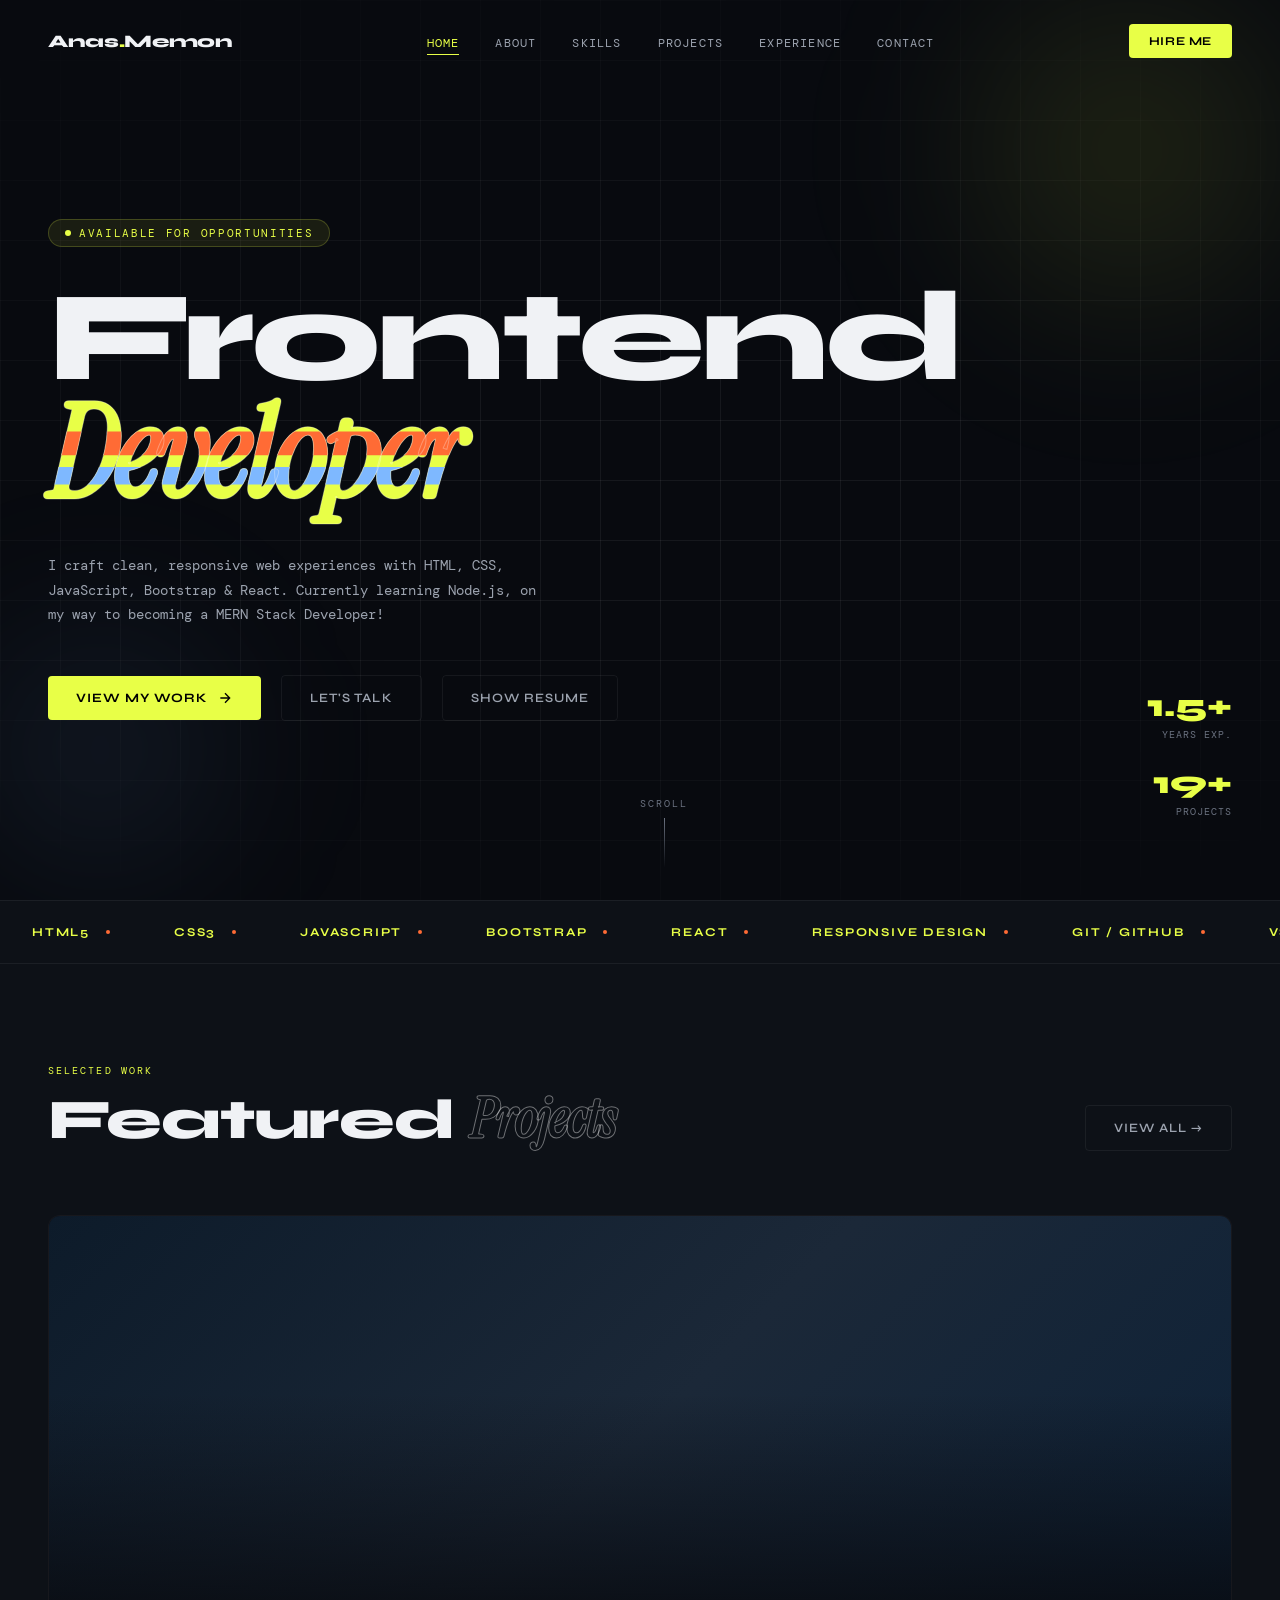
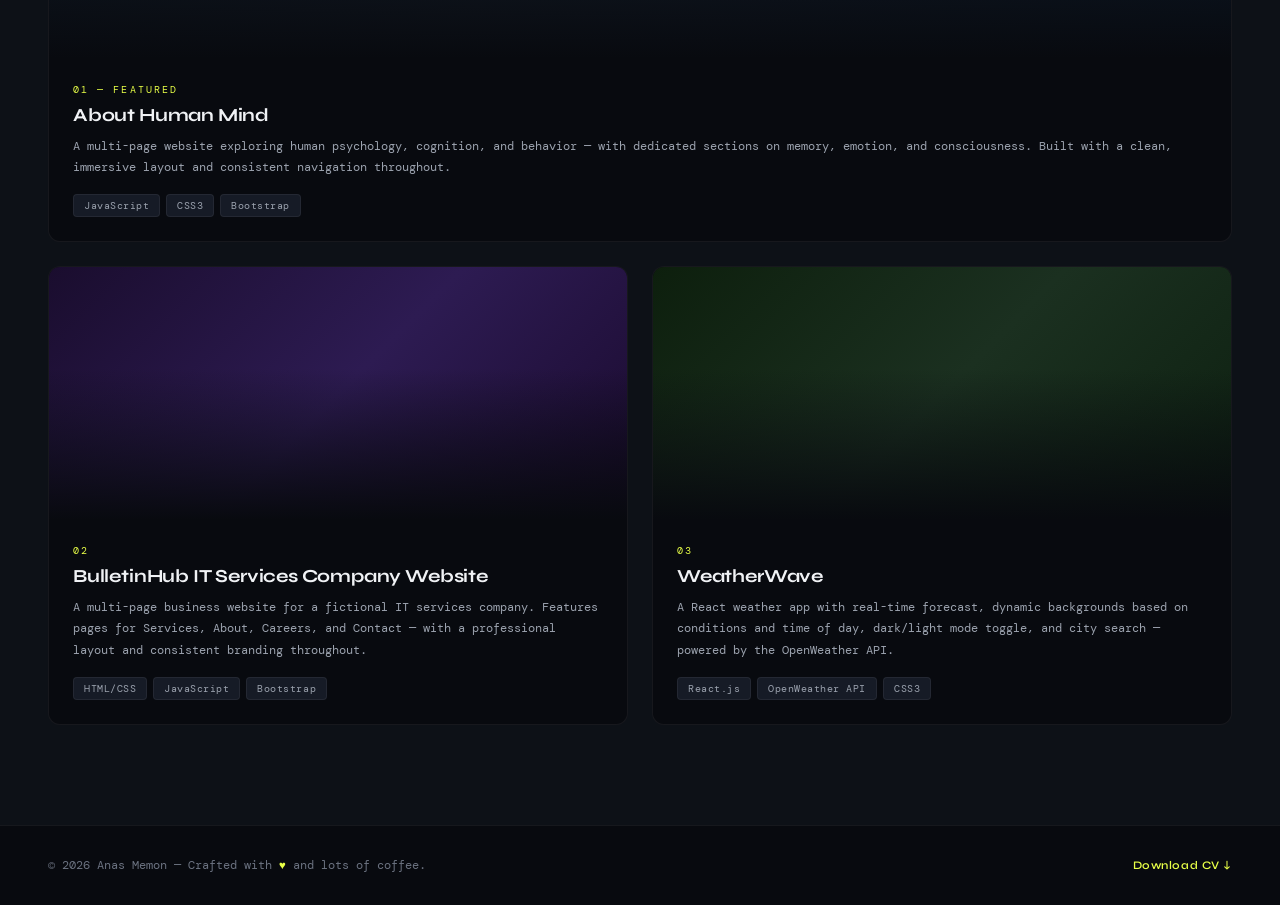
<file: index.html>
<!DOCTYPE html>
<html lang="en">

<head>
  <meta charset="UTF-8">
  <meta name="viewport" content="width=device-width, initial-scale=1.0">
  <title>Anas Memon — Frontend Developer</title>
  <link rel="stylesheet" href="css/style.css">
  <link rel="stylesheet" href="css/pages.css">
</head>

<body>

  <!-- CURSOR -->
  <div id="cursor"></div>
  <div id="cursor-ring"></div>

  <!-- MOBILE NAV -->
  <div class="mobile-nav" id="mobileNav">
    <a href="index.html">Home</a>
    <a href="pages/about.html">About</a>
    <a href="pages/skills.html">Skills</a>
    <a href="pages/projects.html">Projects</a>
    <a href="pages/experience.html">Experience</a>
    <a href="pages/contact.html">Contact</a>
  </div>

  <!-- NAV -->
  <nav id="navbar">
    <a href="index.html" class="nav-logo">Anas<span>.</span>Memon</a>
    <ul class="nav-links">
      <li><a href="index.html" class="active">Home</a></li>
      <li><a href="pages/about.html">About</a></li>
      <li><a href="pages/skills.html">Skills</a></li>
      <li><a href="pages/projects.html">Projects</a></li>
      <li><a href="pages/experience.html">Experience</a></li>
      <li><a href="pages/contact.html">Contact</a></li>
    </ul>
    <a href="pages/contact.html" class="nav-cta">Hire Me</a>
    <button class="hamburger" id="hamburger" aria-label="Toggle menu">
      <span></span><span></span><span></span>
    </button>
  </nav>

  <!-- ══════════════ HERO ══════════════ -->
  <section id="hero">
    <div class="hero-bg-grid"></div>
    <div class="hero-orb hero-orb-1"></div>
    <div class="hero-orb hero-orb-2"></div>

    <div class="hero-tag">
      <div class="hero-tag-dot"></div>
      Available for opportunities
    </div>

    <h1 class="hero-name">
      <div>Frontend</div>
      <div class="line2">
        <span class="accent-word glitch" data-text="Developer">Developer</span>
      </div>
    </h1>

    <p class="hero-desc">
      I craft clean, responsive web experiences with HTML, CSS, JavaScript, Bootstrap &amp; React.
      Currently learning Node.js, on my way to becoming a MERN Stack Developer!
    </p>

    <div class="hero-actions">
      <a href="pages/projects.html" class="btn-primary">
        View My Work
        <svg width="16" height="16" fill="none" viewBox="0 0 24 24" stroke="currentColor" stroke-width="2">
          <path d="M5 12h14M12 5l7 7-7 7" />
        </svg>
      </a>
      <a href="pages/contact.html" class="btn-outline">Let's Talk</a>
      <a href="files/Anas_Memon_Resume_Enhanced%201.pdf" target="_blank" class="btn-outline">Show Resume</a>
    </div>

    <div class="hero-stats">
      <div class="stat-item"><span class="stat-num">1.5+</span><span class="stat-label">Years Exp.</span></div>
      <div class="stat-item"><span class="stat-num">20+</span><span class="stat-label">Projects</span></div>

    </div>

    <div class="hero-scroll">
      <span class="scroll-text">Scroll</span>
      <div class="scroll-line"></div>
    </div>
  </section>

  <!-- ══════════════ MARQUEE ══════════════ -->
  <div class="marquee-section">
    <div class="marquee-track">
      <div class="marquee-item"><span>HTML5</span>
        <div class="marquee-dot"></div>
      </div>
      <div class="marquee-item"><span>CSS3</span>
        <div class="marquee-dot"></div>
      </div>
      <div class="marquee-item"><span>JavaScript</span>
        <div class="marquee-dot"></div>
      </div>
      <div class="marquee-item"><span>Bootstrap</span>
        <div class="marquee-dot"></div>
      </div>
      <div class="marquee-item"><span>React</span>
        <div class="marquee-dot"></div>
      </div>
      <div class="marquee-item"><span>Responsive Design</span>
        <div class="marquee-dot"></div>
      </div>
      <div class="marquee-item"><span>Git / GitHub</span>
        <div class="marquee-dot"></div>
      </div>
      <div class="marquee-item"><span>VS Code</span>
        <div class="marquee-dot"></div>
      </div>
      <!-- duplicate for seamless loop -->
      <div class="marquee-item"><span>HTML5</span>
        <div class="marquee-dot"></div>
      </div>
      <div class="marquee-item"><span>CSS3</span>
        <div class="marquee-dot"></div>
      </div>
      <div class="marquee-item"><span>JavaScript</span>
        <div class="marquee-dot"></div>
      </div>
      <div class="marquee-item"><span>Bootstrap</span>
        <div class="marquee-dot"></div>
      </div>
      <div class="marquee-item"><span>React</span>
        <div class="marquee-dot"></div>
      </div>
      <div class="marquee-item"><span>Responsive Design</span>
        <div class="marquee-dot"></div>
      </div>
      <div class="marquee-item"><span>Git / GitHub</span>
        <div class="marquee-dot"></div>
      </div>
      <div class="marquee-item"><span>VS Code</span>
        <div class="marquee-dot"></div>
      </div>
    </div>
  </div>

  <!-- ══════════════ FEATURED PROJECTS PREVIEW ══════════════ -->
  <section style="background: var(--surface);">
    <div class="section-header">
      <div>
        <span class="section-tag">Selected Work</span>
        <h2 class="section-title reveal">Featured <em>Projects</em></h2>
      </div>
      <a href="pages/projects.html" class="btn-outline reveal">View All →</a>
    </div>
    <div class="projects-grid">
      <div class="project-card featured reveal">
        <div class="project-preview preview-1">
          <iframe class="project-iframe" src="https://abouthumanmind.netlify.app/" title="About Human Mind preview"
            loading="lazy" tabindex="-1" aria-hidden="true"></iframe>
          <div class="project-preview-overlay"></div>
          <div class="project-links">
            <a href="https://abouthumanmind.netlify.app/" class="project-link-btn" title="Live Demo" target="_blank"
              rel="noopener">↗</a>
          </div>
        </div>
        <div class="project-body">
          <div class="project-num">01 — Featured</div>
          <h3 class="project-title">About Human Mind</h3>
          <p class="project-desc">A multi-page website exploring human psychology, cognition, and behavior — with
            dedicated sections on memory, emotion, and consciousness. Built with a clean, immersive layout and
            consistent navigation throughout.</p>
          <div class="project-tags">
            <span class="project-tag">JavaScript</span>
            <span class="project-tag">CSS3</span>
            <span class="project-tag">Bootstrap</span>
          </div>
        </div>
      </div>

      <div class="project-card reveal reveal-delay-1">
        <div class="project-preview preview-2">
          <iframe class="project-iframe" src="https://bulletinhubb.netlify.app/" title="BulletinHub preview"
            loading="lazy" tabindex="-1" aria-hidden="true"></iframe>
          <div class="project-preview-overlay"></div>
          <div class="project-links">
            <a href="https://bulletinhubb.netlify.app/" class="project-link-btn" target="_blank" rel="noopener">↗</a>
          </div>
        </div>
        <div class="project-body">
          <div class="project-num">02</div>
          <h3 class="project-title">BulletinHub IT Services Company Website</h3>
          <p class="project-desc">A multi-page business website for a fictional IT services company. Features pages for
            Services, About, Careers, and Contact — with a professional layout and consistent branding throughout.</p>
          <div class="project-tags">
            <span class="project-tag">HTML/CSS</span>
            <span class="project-tag">JavaScript</span>
            <span class="project-tag">Bootstrap</span>
          </div>
        </div>
      </div>

      <div class="project-card reveal reveal-delay-2">
        <div class="project-preview preview-3">
          <iframe class="project-iframe" src="https://weatherrwave.netlify.app/" title="WeatherWave preview"
            loading="lazy" tabindex="-1" aria-hidden="true"></iframe>
          <div class="project-preview-overlay"></div>
          <div class="project-links">
            <a href="https://weatherrwave.netlify.app/" class="project-link-btn" target="_blank" rel="noopener">↗</a>
          </div>
        </div>
        <div class="project-body">
          <div class="project-num">03</div>
          <h3 class="project-title">WeatherWave</h3>
          <p class="project-desc">A React weather app with real-time forecast, dynamic backgrounds based on conditions
            and time of day, dark/light mode toggle, and city search — powered by the OpenWeather API.</p>
          <div class="project-tags">
            <span class="project-tag">React.js</span>
            <span class="project-tag">OpenWeather API</span>
            <span class="project-tag">CSS3</span>
          </div>
        </div>
      </div>
    </div>
  </section>

  <!-- ══════════════ FOOTER ══════════════ -->
  <footer>
    <div class="footer-copy">© 2026 Anas Memon — Crafted with <span>♥</span> and lots of coffee.</div>
    <div class="footer-copy"><a href="files/Anas_Memon_Resume_Enhanced%201.pdf" class="footer-cv-link" target="_blank"
        rel="noopener noreferrer">Download CV ↓</a></div>
  </footer>

  <script src="js/main.js"></script>
</body>

</html>
</file>
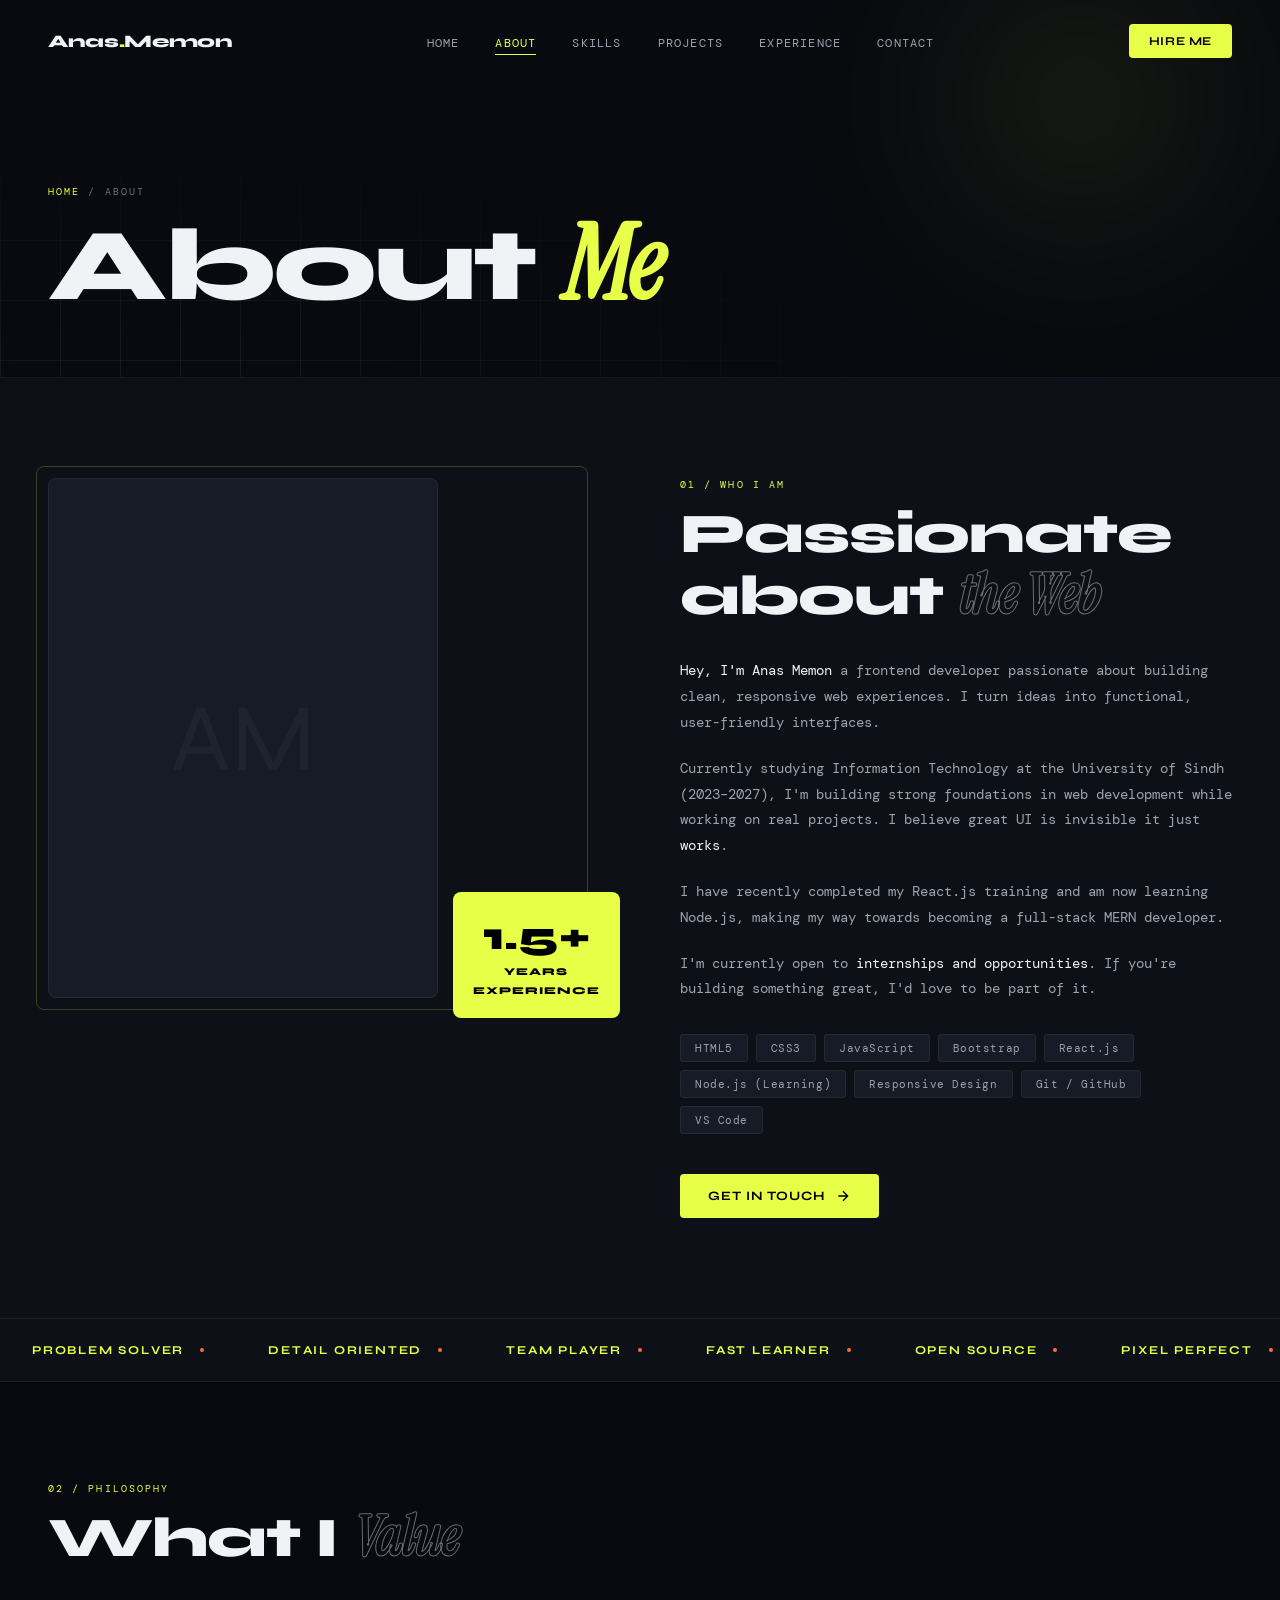
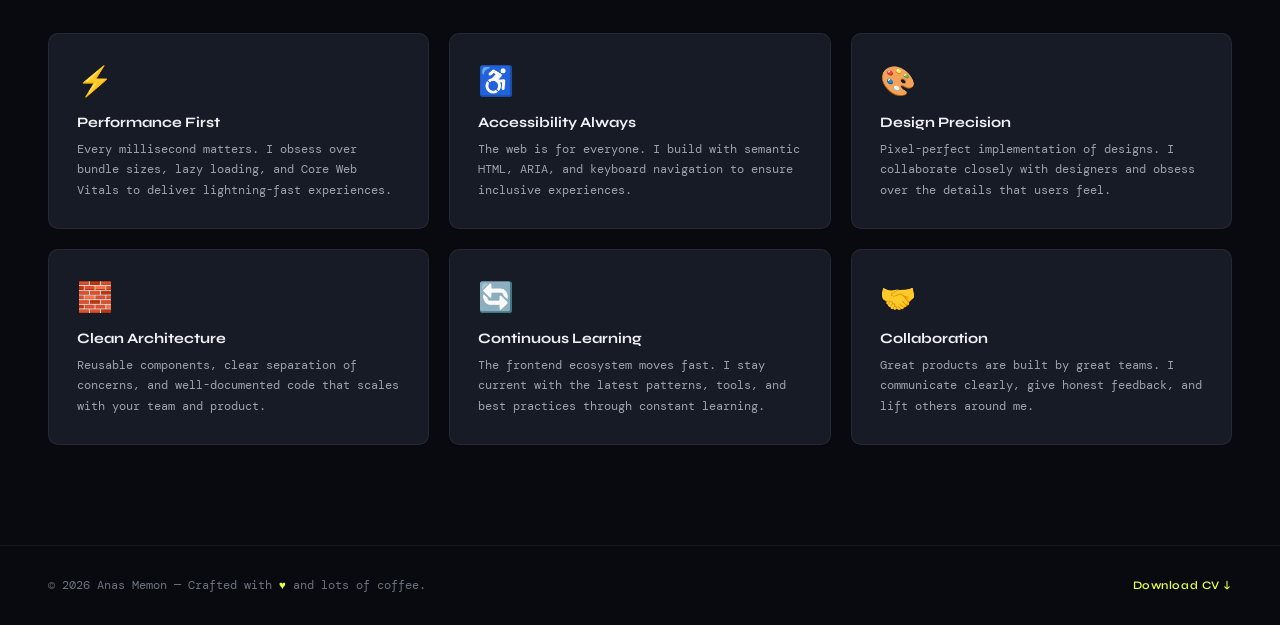
<file: pages/about.html>
<!DOCTYPE html>
<html lang="en">
<head>
  <meta charset="UTF-8">
  <meta name="viewport" content="width=device-width, initial-scale=1.0">
  <title>About — Anas Memon</title>
  <link rel="stylesheet" href="../css/style.css">
  <link rel="stylesheet" href="../css/pages.css">
</head>
<body>

<div id="cursor"></div>
<div id="cursor-ring"></div>

<div class="mobile-nav" id="mobileNav">
  <a href="../index.html">Home</a>
  <a href="about.html">About</a>
  <a href="skills.html">Skills</a>
  <a href="projects.html">Projects</a>
  <a href="experience.html">Experience</a>
  <a href="contact.html">Contact</a>
</div>

<nav id="navbar">
  <a href="../index.html" class="nav-logo">Anas<span>.</span>Memon</a>
  <ul class="nav-links">
    <li><a href="../index.html">Home</a></li>
    <li><a href="about.html" class="active">About</a></li>
    <li><a href="skills.html">Skills</a></li>
    <li><a href="projects.html">Projects</a></li>
    <li><a href="experience.html">Experience</a></li>
    <li><a href="contact.html">Contact</a></li>
  </ul>
  <a href="contact.html" class="nav-cta">Hire Me</a>
  <button class="hamburger" id="hamburger" aria-label="Toggle menu">
    <span></span><span></span><span></span>
  </button>
</nav>

<!-- PAGE HERO -->
<div class="page-hero">
  <div class="page-hero-bg"></div>
  <div class="page-hero-orb"></div>
  <p class="page-hero-breadcrumb"><a href="../index.html">Home</a> / About</p>
  <h1 class="page-hero-title">About <em>Me</em></h1>
</div>

<!-- ══════════════ ABOUT SECTION ══════════════ -->
<section class="about-section">
  <div class="about-grid">
    <div class="about-image-wrap reveal">
      <div class="about-frame-line"></div>
      <div class="about-image-frame">
        <div class="about-image-placeholder">AM</div>
      </div>
      <div class="about-badge">
        <span class="num">1.5+</span>
        <span class="lbl">Years<br>Experience</span>
      </div>
    </div>

    <div class="about-text">
      <span class="section-tag">01 / Who I am</span>
      <h2 class="section-title reveal" style="margin-bottom:32px">
        Passionate about <em>the Web</em>
      </h2>
      <p class="reveal">
        <strong>Hey, I'm Anas Memon</strong> a frontend developer passionate about building clean, responsive web experiences. I turn ideas into functional, user-friendly interfaces.
      </p>
      <p class="reveal reveal-delay-1">
        Currently studying Information Technology at the University of Sindh (2023–2027), I'm building strong foundations in web development while working on real projects. I believe great UI is invisible it just <strong>works</strong>.
      </p>
      <p class="reveal reveal-delay-2">
        I have recently completed my React.js training and am now learning Node.js, making my way towards becoming a full-stack MERN developer.
      </p>
      <p class="reveal reveal-delay-3">
        I'm currently open to <strong>internships and opportunities</strong>. If you're building something great, I'd love to be part of it.
      </p>
      <div class="skills-cloud reveal reveal-delay-4">
        <span class="skill-tag">HTML5</span>
        <span class="skill-tag">CSS3</span>
        <span class="skill-tag">JavaScript</span>
        <span class="skill-tag">Bootstrap</span>
        <span class="skill-tag">React.js</span>
        <span class="skill-tag">Node.js (Learning)</span>
        <span class="skill-tag">Responsive Design</span>
        <span class="skill-tag">Git / GitHub</span>
        <span class="skill-tag">VS Code</span>
      </div>
      <div style="margin-top:40px;display:flex;gap:16px;flex-wrap:wrap;" class="reveal">
        <a href="contact.html" class="btn-primary">
          Get In Touch
          <svg width="16" height="16" fill="none" viewBox="0 0 24 24" stroke="currentColor" stroke-width="2"><path d="M5 12h14M12 5l7 7-7 7"/></svg>
        </a>
      </div>
    </div>
  </div>
</section>

<!-- MARQUEE -->
<div class="marquee-section">
  <div class="marquee-track">
    <div class="marquee-item"><span>Problem Solver</span><div class="marquee-dot"></div></div>
    <div class="marquee-item"><span>Detail Oriented</span><div class="marquee-dot"></div></div>
    <div class="marquee-item"><span>Team Player</span><div class="marquee-dot"></div></div>
    <div class="marquee-item"><span>Fast Learner</span><div class="marquee-dot"></div></div>
    <div class="marquee-item"><span>Open Source</span><div class="marquee-dot"></div></div>
    <div class="marquee-item"><span>Pixel Perfect</span><div class="marquee-dot"></div></div>
    <div class="marquee-item"><span>Accessibility</span><div class="marquee-dot"></div></div>
    <div class="marquee-item"><span>Performance</span><div class="marquee-dot"></div></div>
    <!-- duplicate -->
    <div class="marquee-item"><span>Problem Solver</span><div class="marquee-dot"></div></div>
    <div class="marquee-item"><span>Detail Oriented</span><div class="marquee-dot"></div></div>
    <div class="marquee-item"><span>Team Player</span><div class="marquee-dot"></div></div>
    <div class="marquee-item"><span>Fast Learner</span><div class="marquee-dot"></div></div>
    <div class="marquee-item"><span>Open Source</span><div class="marquee-dot"></div></div>
    <div class="marquee-item"><span>Pixel Perfect</span><div class="marquee-dot"></div></div>
    <div class="marquee-item"><span>Accessibility</span><div class="marquee-dot"></div></div>
    <div class="marquee-item"><span>Performance</span><div class="marquee-dot"></div></div>
  </div>
</div>

<!-- ══════════════ VALUES ══════════════ -->
<section style="background: var(--bg);">
  <div class="section-header">
    <div>
      <span class="section-tag">02 / Philosophy</span>
      <h2 class="section-title reveal">What I <em>Value</em></h2>
    </div>
  </div>
  <div class="values-grid">
    <div class="value-card reveal">
      <div class="value-icon">⚡</div>
      <div class="value-title">Performance First</div>
      <p class="value-desc">Every millisecond matters. I obsess over bundle sizes, lazy loading, and Core Web Vitals to deliver lightning-fast experiences.</p>
    </div>
    <div class="value-card reveal reveal-delay-1">
      <div class="value-icon">♿</div>
      <div class="value-title">Accessibility Always</div>
      <p class="value-desc">The web is for everyone. I build with semantic HTML, ARIA, and keyboard navigation to ensure inclusive experiences.</p>
    </div>
    <div class="value-card reveal reveal-delay-2">
      <div class="value-icon">🎨</div>
      <div class="value-title">Design Precision</div>
      <p class="value-desc">Pixel-perfect implementation of designs. I collaborate closely with designers and obsess over the details that users feel.</p>
    </div>
    <div class="value-card reveal reveal-delay-1">
      <div class="value-icon">🧱</div>
      <div class="value-title">Clean Architecture</div>
      <p class="value-desc">Reusable components, clear separation of concerns, and well-documented code that scales with your team and product.</p>
    </div>
    <div class="value-card reveal reveal-delay-2">
      <div class="value-icon">🔄</div>
      <div class="value-title">Continuous Learning</div>
      <p class="value-desc">The frontend ecosystem moves fast. I stay current with the latest patterns, tools, and best practices through constant learning.</p>
    </div>
    <div class="value-card reveal reveal-delay-3">
      <div class="value-icon">🤝</div>
      <div class="value-title">Collaboration</div>
      <p class="value-desc">Great products are built by great teams. I communicate clearly, give honest feedback, and lift others around me.</p>
    </div>
  </div>
</section>

<footer>
  <div class="footer-copy">© 2026 Anas Memon — Crafted with <span>♥</span> and lots of coffee.</div>
  <div class="footer-copy"><a href="../files/Anas_Memon_Resume_Enhanced%201.pdf" class="footer-cv-link" target="_blank" rel="noopener noreferrer">Download CV ↓</a></div>
</footer>

<script src="../js/main.js"></script>
</body>
</html>
</file>
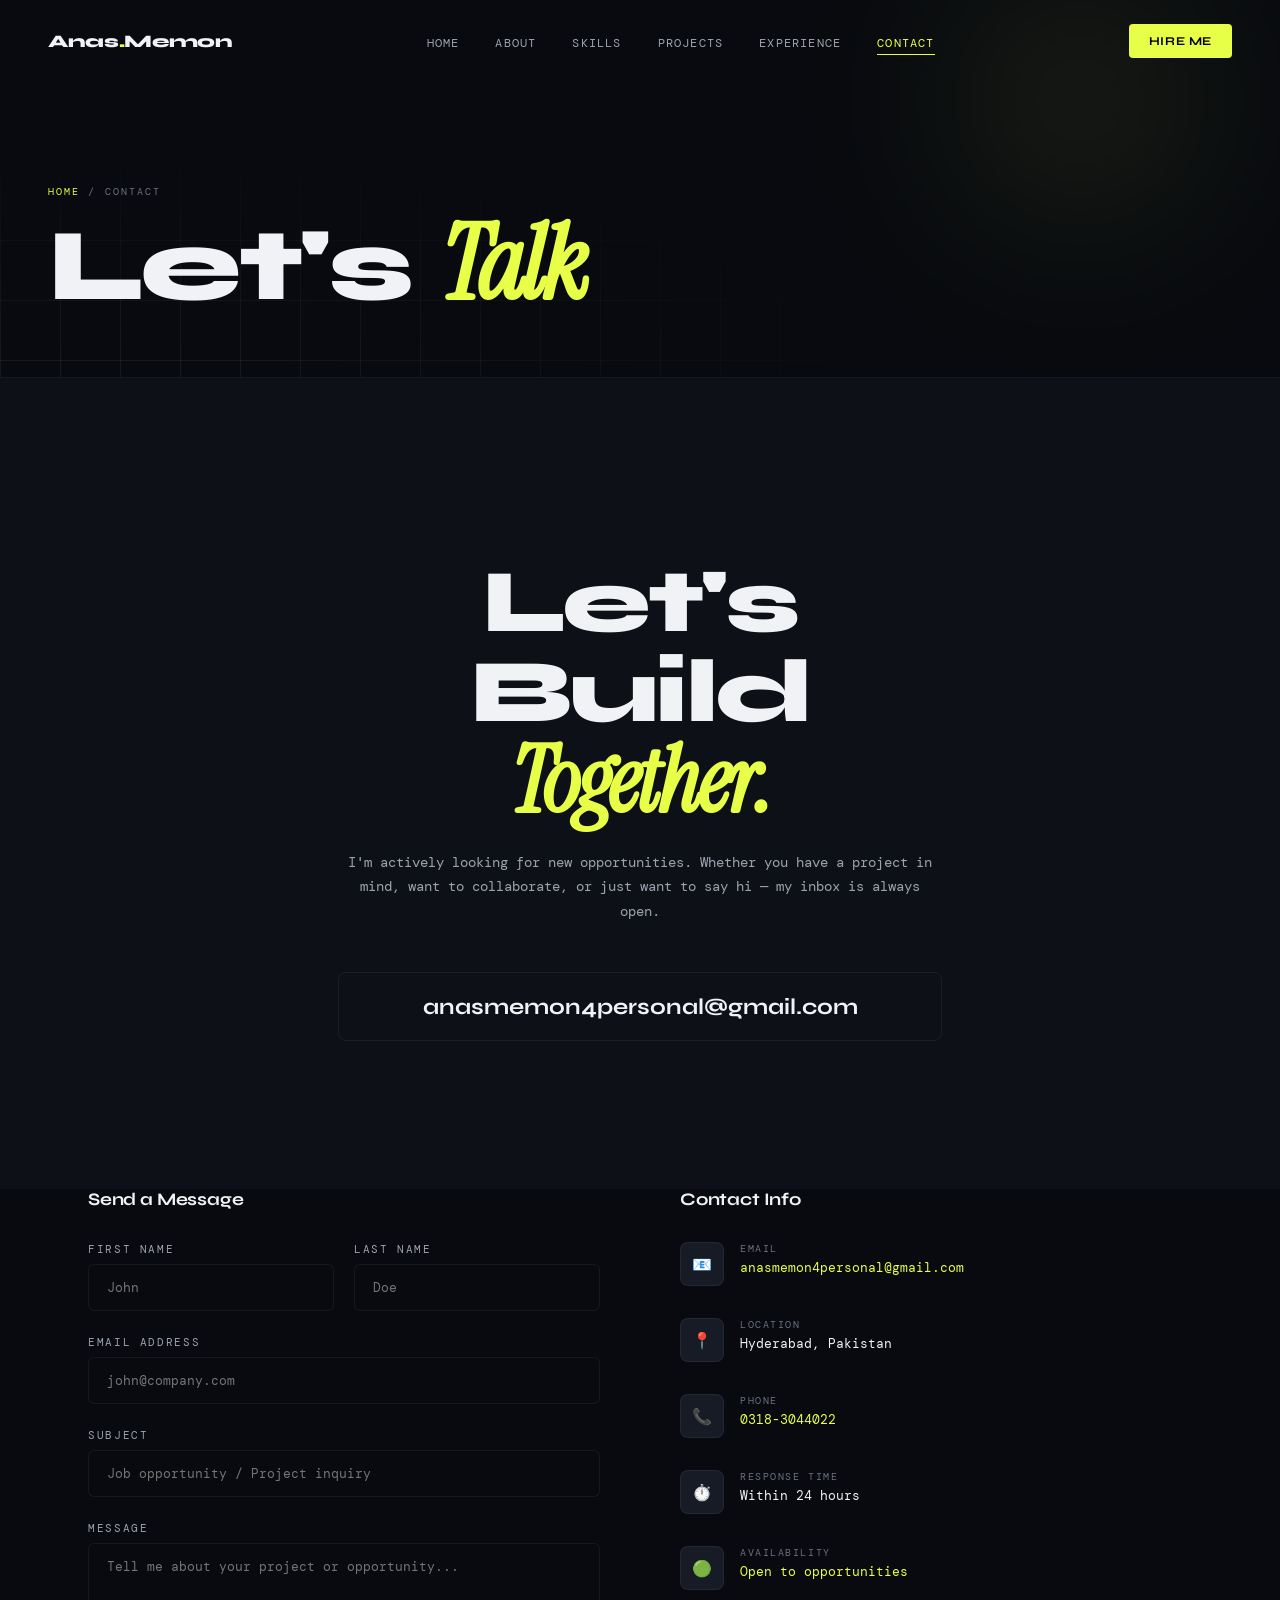
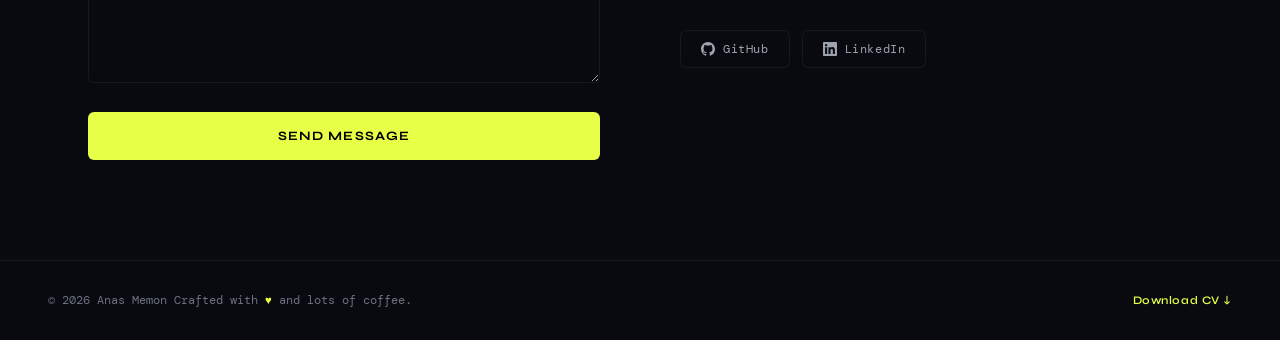
<file: pages/contact.html>
<!DOCTYPE html>
<html lang="en">

<head>
  <meta charset="UTF-8">
  <meta name="viewport" content="width=device-width, initial-scale=1.0">
  <title>Contact — Anas Memon</title>
  <link rel="stylesheet" href="../css/style.css">
  <link rel="stylesheet" href="../css/pages.css">
</head>

<body>
  <div id="cursor"></div>
  <div id="cursor-ring"></div>
  <div class="mobile-nav" id="mobileNav">
    <a href="../index.html">Home</a><a href="about.html">About</a><a href="skills.html">Skills</a>
    <a href="projects.html">Projects</a><a href="experience.html">Experience</a><a href="contact.html">Contact</a>
  </div>
  <nav id="navbar">
    <a href="../index.html" class="nav-logo">Anas<span>.</span>Memon</a>
    <ul class="nav-links">
      <li><a href="../index.html">Home</a></li>
      <li><a href="about.html">About</a></li>
      <li><a href="skills.html">Skills</a></li>
      <li><a href="projects.html">Projects</a></li>
      <li><a href="experience.html">Experience</a></li>
      <li><a href="contact.html" class="active">Contact</a></li>
    </ul>
    <a href="contact.html" class="nav-cta">Hire Me</a>
    <button class="hamburger" id="hamburger"><span></span><span></span><span></span></button>
  </nav>

  <div class="page-hero">
    <div class="page-hero-bg"></div>
    <div class="page-hero-orb"></div>
    <p class="page-hero-breadcrumb"><a href="../index.html">Home</a> / Contact</p>
    <h1 class="page-hero-title">Let's <em>Talk</em></h1>
  </div>

  <!-- CTA HEADLINE -->
  <div class="contact-section" style="padding:80px 0 0;">
    <div class="contact-hero-inner">
      <h2 class="contact-headline reveal">
        Let's Build
        <em>Together.</em>
      </h2>
      <p class="contact-sub reveal reveal-delay-1">
        I'm actively looking for new opportunities. Whether you have a project in mind, want to collaborate, or just
        want to say hi — my inbox is always open.
      </p>
      <a href="mailto:anasmemon4personal@gmail.com" class="contact-email reveal reveal-delay-2">
        anasmemon4personal@gmail.com
      </a>
    </div>
  </div>

  <!-- FORM + INFO -->
  <div class="contact-grid">
    <!-- Form -->
    <div class="contact-form-wrap reveal">
      <h3
        style="font-family:'Syne',sans-serif;font-weight:700;font-size:1.1rem;margin-bottom:32px;letter-spacing:-0.01em;">
        Send a Message</h3>
      <form id="contactForm" novalidate>
        <!-- REPLACE 'YOUR_ACCESS_KEY_HERE' WITH YOUR ACTUAL WEB3FORMS KEY -->
        <input type="hidden" name="access_key" value="83548c3c-2107-463c-ad08-44e7c271d46e">
        <div style="display:grid;grid-template-columns:1fr 1fr;gap:20px;">
          <div class="form-group">
            <label class="form-label" for="fname">First Name</label>
            <input class="form-input" type="text" id="fname" name="fname" placeholder="John" required>
          </div>
          <div class="form-group">
            <label class="form-label" for="lname">Last Name</label>
            <input class="form-input" type="text" id="lname" name="lname" placeholder="Doe" required>
          </div>
        </div>
        <div class="form-group">
          <label class="form-label" for="email">Email Address</label>
          <input class="form-input" type="email" id="email" name="email" placeholder="john@company.com" required>
        </div>
        <div class="form-group">
          <label class="form-label" for="subject">Subject</label>
          <input class="form-input" type="text" id="subject" name="subject"
            placeholder="Job opportunity / Project inquiry">
        </div>
        <div class="form-group">
          <label class="form-label" for="message">Message</label>
          <textarea class="form-textarea" id="message" name="message"
            placeholder="Tell me about your project or opportunity..." required></textarea>
        </div>
        <button type="submit" class="form-submit">Send Message</button>
      </form>
    </div>

    <!-- Info -->
    <div class="contact-info reveal reveal-delay-1">
      <h3
        style="font-family:'Syne',sans-serif;font-weight:700;font-size:1.1rem;margin-bottom:32px;letter-spacing:-0.01em;">
        Contact Info</h3>

      <div class="contact-info-item">
        <div class="contact-info-icon">📧</div>
        <div>
          <div class="contact-info-label">Email</div>
          <div class="contact-info-value"><a href="mailto:anasmemon4personal@gmail.com">anasmemon4personal@gmail.com</a>
          </div>
        </div>
      </div>
      <div class="contact-info-item">
        <div class="contact-info-icon">📍</div>
        <div>
          <div class="contact-info-label">Location</div>
          <div class="contact-info-value">Hyderabad, Pakistan</div>
        </div>
      </div>
      <div class="contact-info-item">
        <div class="contact-info-icon">📞</div>
        <div>
          <div class="contact-info-label">Phone</div>
          <div class="contact-info-value"><a href="tel:03183044022">0318-3044022</a></div>
        </div>
      </div>
      <div class="contact-info-item">
        <div class="contact-info-icon">⏱️</div>
        <div>
          <div class="contact-info-label">Response Time</div>
          <div class="contact-info-value">Within 24 hours</div>
        </div>
      </div>
      <div class="contact-info-item">
        <div class="contact-info-icon">🟢</div>
        <div>
          <div class="contact-info-label">Availability</div>
          <div class="contact-info-value" style="color:var(--accent)">Open to opportunities</div>
        </div>
      </div>

      <div class="social-links">
        <a href="https://github.com/Anos404" class="social-link" target="_blank" rel="noopener">
          <svg width="14" height="14" fill="currentColor" viewBox="0 0 24 24">
            <path
              d="M12 0C5.37 0 0 5.37 0 12c0 5.31 3.435 9.795 8.205 11.385.6.105.825-.255.825-.57 0-.285-.015-1.23-.015-2.235-3.015.555-3.795-.735-4.035-1.41-.135-.345-.72-1.41-1.23-1.695-.42-.225-1.02-.78-.015-.795.945-.015 1.62.87 1.845 1.23 1.08 1.815 2.805 1.305 3.495.99.105-.78.42-1.305.765-1.605-2.67-.3-5.46-1.335-5.46-5.925 0-1.305.465-2.385 1.23-3.225-.12-.3-.54-1.53.12-3.18 0 0 1.005-.315 3.3 1.23.96-.27 1.98-.405 3-.405s2.04.135 3 .405c2.295-1.56 3.3-1.23 3.3-1.23.66 1.65.24 2.88.12 3.18.765.84 1.23 1.905 1.23 3.225 0 4.605-2.805 5.625-5.475 5.925.435.375.81 1.095.81 2.22 0 1.605-.015 2.895-.015 3.3 0 .315.225.69.825.57A12.02 12.02 0 0024 12c0-6.63-5.37-12-12-12z" />
          </svg>
          GitHub
        </a>
        <a href="https://www.linkedin.com/in/anas-memon-36228832b/" class="social-link">
          <svg width="14" height="14" fill="currentColor" viewBox="0 0 24 24">
            <path
              d="M20.447 20.452h-3.554v-5.569c0-1.328-.027-3.037-1.852-3.037-1.853 0-2.136 1.445-2.136 2.939v5.667H9.351V9h3.414v1.561h.046c.477-.9 1.637-1.85 3.37-1.85 3.601 0 4.267 2.37 4.267 5.455v6.286zM5.337 7.433a2.062 2.062 0 01-2.063-2.065 2.064 2.064 0 112.063 2.065zm1.782 13.019H3.555V9h3.564v11.452zM22.225 0H1.771C.792 0 0 .774 0 1.729v20.542C0 23.227.792 24 1.771 24h20.451C23.2 24 24 23.227 24 22.271V1.729C24 .774 23.2 0 22.222 0h.003z" />
          </svg>
          LinkedIn
        </a>
      </div>
    </div>
  </div>

  <footer>
    <div class="footer-copy">© 2026 Anas Memon Crafted with <span>♥</span> and lots of coffee.</div>
    <div class="footer-copy"><a href="../files/Anas_Memon_Resume_Enhanced%201.pdf" class="footer-cv-link"
        target="_blank" rel="noopener noreferrer">Download CV ↓</a> </div>
  </footer>
  <script src="../js/main.js"></script>
</body>

</html>
</file>
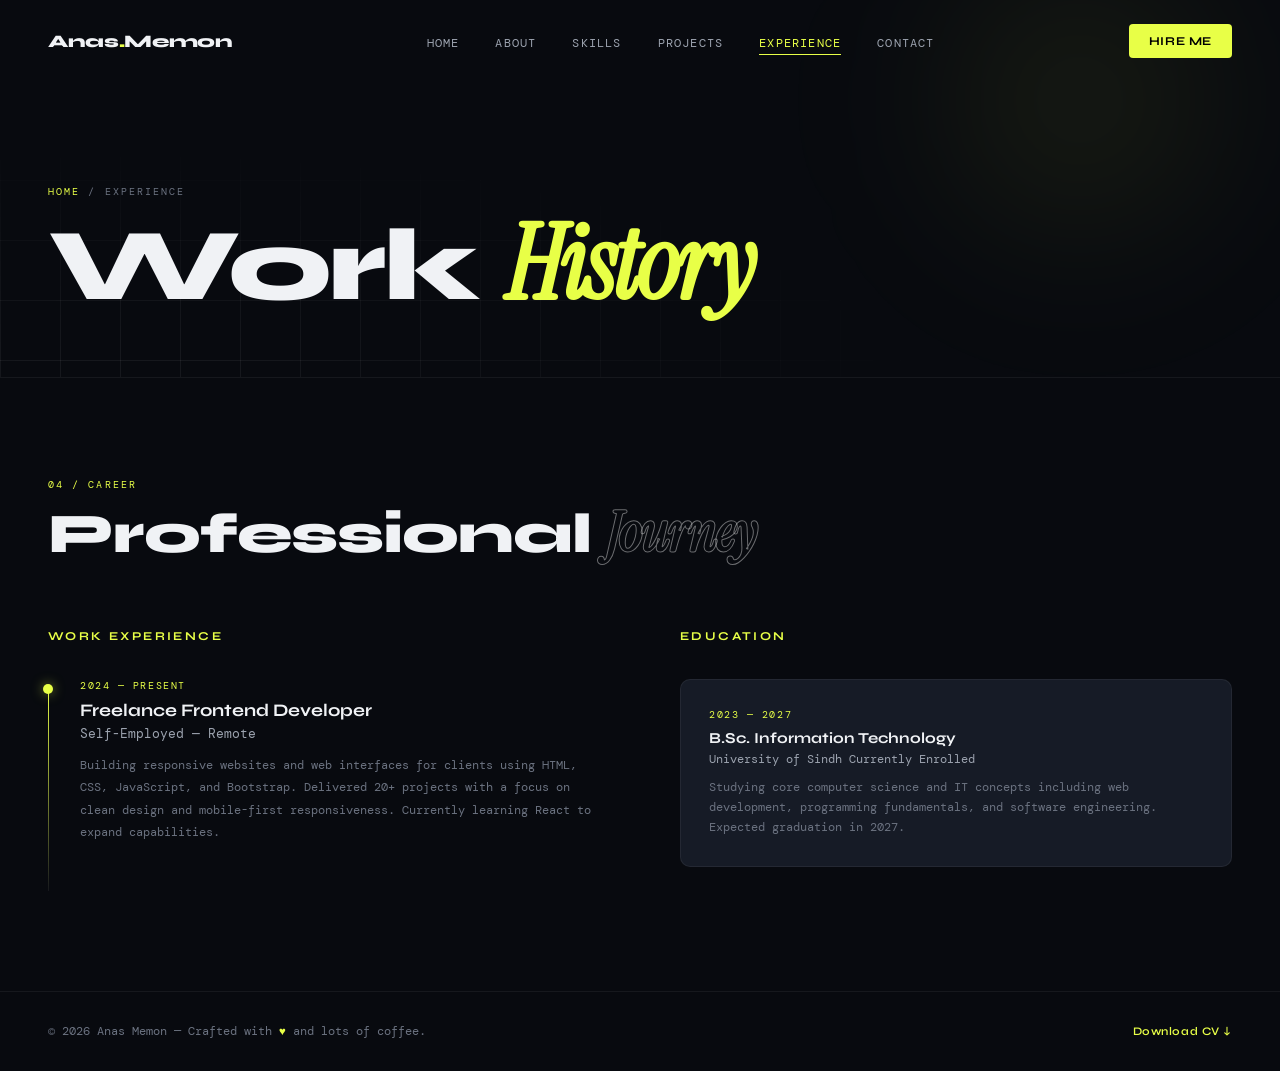
<file: pages/experience.html>
<!DOCTYPE html>
<html lang="en">
<head>
  <meta charset="UTF-8">
  <meta name="viewport" content="width=device-width, initial-scale=1.0">
  <title>Experience — Anas Memon</title>
  <link rel="stylesheet" href="../css/style.css">
  <link rel="stylesheet" href="../css/pages.css">
</head>
<body>
<div id="cursor"></div>
<div id="cursor-ring"></div>
<div class="mobile-nav" id="mobileNav">
  <a href="../index.html">Home</a><a href="about.html">About</a><a href="skills.html">Skills</a>
  <a href="projects.html">Projects</a><a href="experience.html">Experience</a><a href="contact.html">Contact</a>
</div>
<nav id="navbar">
  <a href="../index.html" class="nav-logo">Anas<span>.</span>Memon</a>
  <ul class="nav-links">
    <li><a href="../index.html">Home</a></li>
    <li><a href="about.html">About</a></li>
    <li><a href="skills.html">Skills</a></li>
    <li><a href="projects.html">Projects</a></li>
    <li><a href="experience.html" class="active">Experience</a></li>
    <li><a href="contact.html">Contact</a></li>
  </ul>
  <a href="contact.html" class="nav-cta">Hire Me</a>
  <button class="hamburger" id="hamburger"><span></span><span></span><span></span></button>
</nav>

<div class="page-hero">
  <div class="page-hero-bg"></div><div class="page-hero-orb"></div>
  <p class="page-hero-breadcrumb"><a href="../index.html">Home</a> / Experience</p>
  <h1 class="page-hero-title">Work <em>History</em></h1>
</div>

<section class="experience-section">
  <div class="section-header">
    <div>
      <span class="section-tag">04 / Career</span>
      <h2 class="section-title reveal">Professional <em>Journey</em></h2>
    </div>
  </div>

  <div class="experience-grid">
    <!-- Work Timeline -->
    <div>
      <h3 style="font-family:'Syne',sans-serif;font-size:0.75rem;letter-spacing:0.2em;text-transform:uppercase;color:var(--accent);margin-bottom:36px;">Work Experience</h3>
      <div class="timeline">
        <div class="timeline-item">
          <div class="timeline-date">2024 — Present</div>
          <div class="timeline-role">Freelance Frontend Developer</div>
          <div class="timeline-company">Self-Employed — Remote</div>
          <p class="timeline-desc">Building responsive websites and web interfaces for clients using HTML, CSS, JavaScript, and Bootstrap. Delivered 20+ projects with a focus on clean design and mobile-first responsiveness. Currently learning React to expand capabilities.</p>
        </div>
      </div>
    </div>

    <!-- Education -->
    <div>
      <h3 style="font-family:'Syne',sans-serif;font-size:0.75rem;letter-spacing:0.2em;text-transform:uppercase;color:var(--accent);margin-bottom:36px;">Education</h3>
      <div class="education-cards">
        <div class="edu-card reveal">
          <div class="edu-year">2023 — 2027</div>
          <div class="edu-degree">B.Sc. Information Technology</div>
          <div class="edu-school">University of Sindh  Currently Enrolled</div>
          <p class="edu-desc">Studying core computer science and IT concepts including web development, programming fundamentals, and software engineering. Expected graduation in 2027.</p>
        </div>
      </div>
    </div>
  </div>


</section>

<footer>
  <div class="footer-copy">© 2026 Anas Memon — Crafted with <span>♥</span> and lots of coffee.</div>
  <div class="footer-copy"><a href="../files/Anas_Memon_Resume_Enhanced%201.pdf" class="footer-cv-link" target="_blank" rel="noopener noreferrer">Download CV ↓</a></div>
</footer>
<script src="../js/main.js"></script>
</body>
</html>
</file>
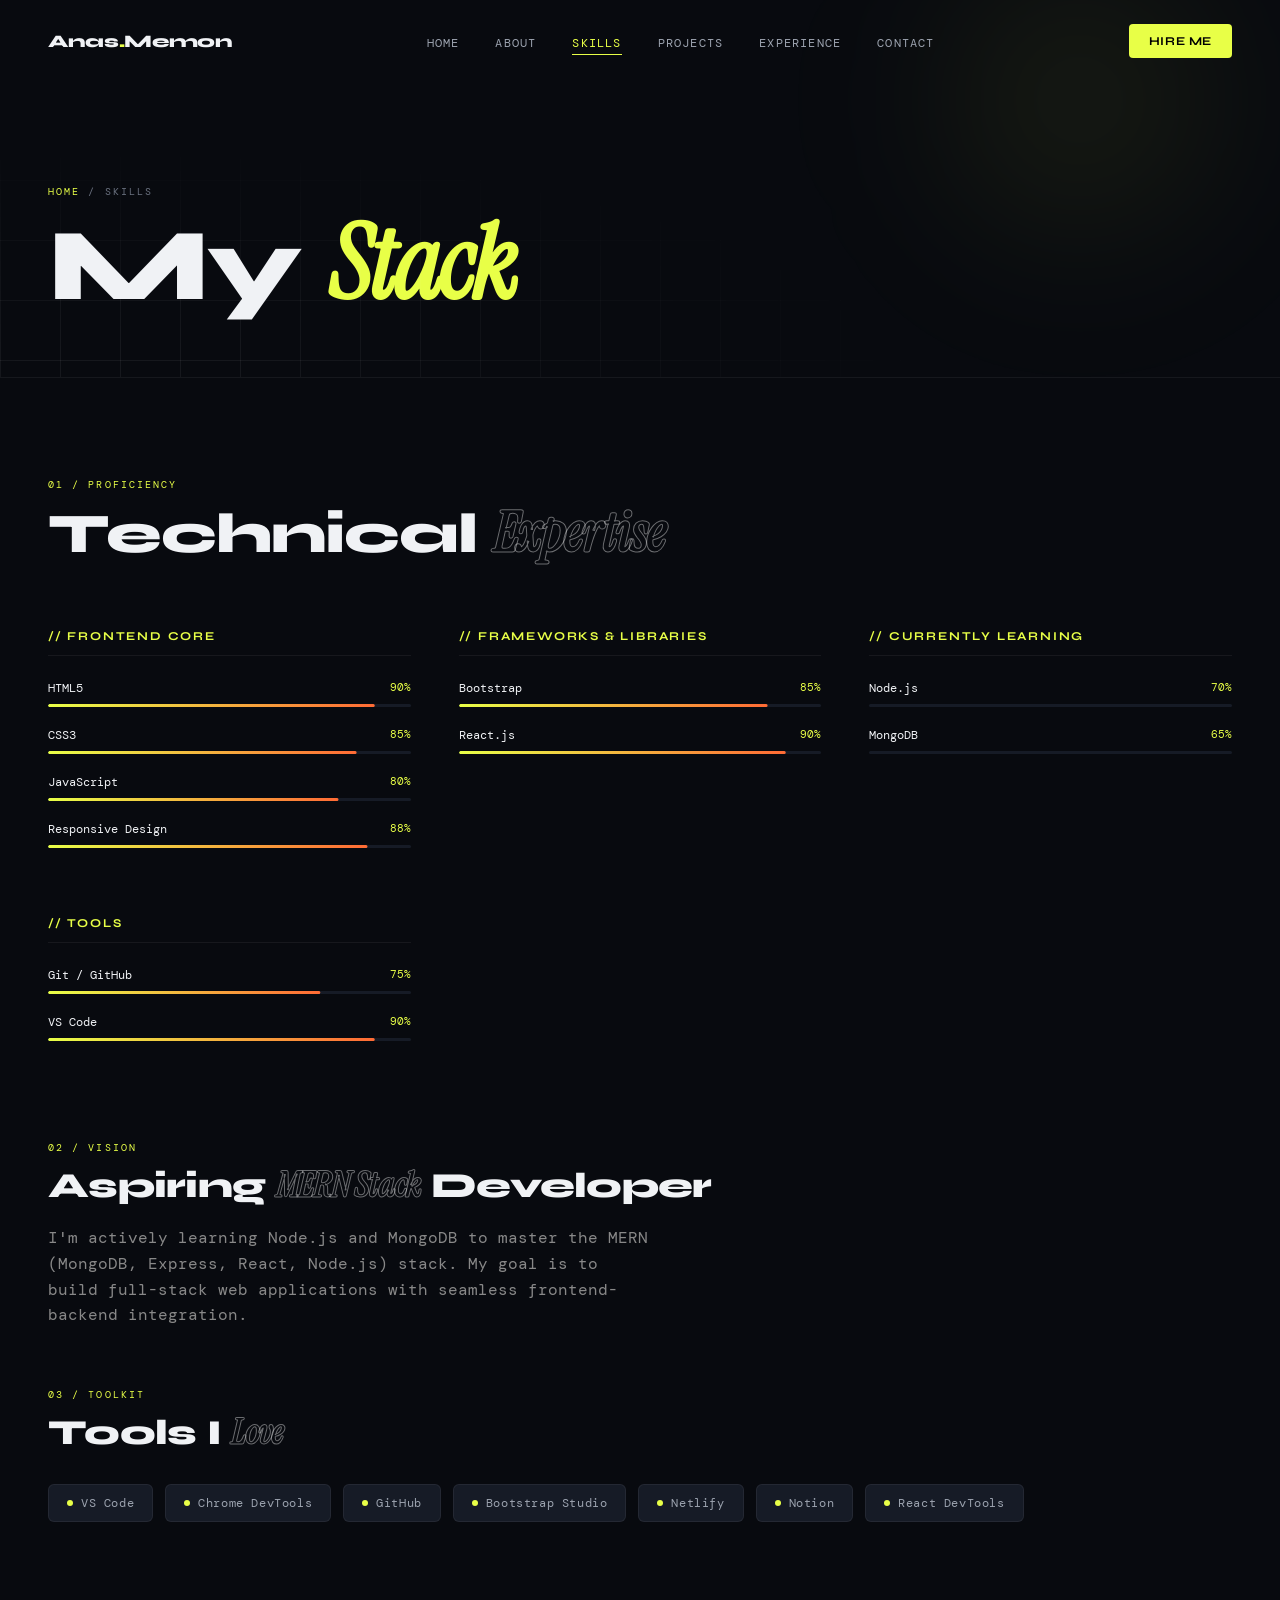
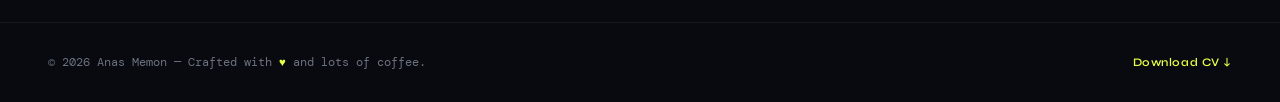
<file: pages/skills.html>
<!DOCTYPE html>
<html lang="en">
<head>
  <meta charset="UTF-8">
  <meta name="viewport" content="width=device-width, initial-scale=1.0">
  <title>Skills — Anas Memon</title>
  <link rel="stylesheet" href="../css/style.css">
  <link rel="stylesheet" href="../css/pages.css">
</head>
<body>
<div id="cursor"></div>
<div id="cursor-ring"></div>
<div class="mobile-nav" id="mobileNav">
  <a href="../index.html">Home</a>
  <a href="about.html">About</a>
  <a href="skills.html">Skills</a>
  <a href="projects.html">Projects</a>
  <a href="experience.html">Experience</a>
  <a href="contact.html">Contact</a>
</div>
<nav id="navbar">
  <a href="../index.html" class="nav-logo">Anas<span>.</span>Memon</a>
  <ul class="nav-links">
    <li><a href="../index.html">Home</a></li>
    <li><a href="about.html">About</a></li>
    <li><a href="skills.html" class="active">Skills</a></li>
    <li><a href="projects.html">Projects</a></li>
    <li><a href="experience.html">Experience</a></li>
    <li><a href="contact.html">Contact</a></li>
  </ul>
  <a href="contact.html" class="nav-cta">Hire Me</a>
  <button class="hamburger" id="hamburger"><span></span><span></span><span></span></button>
</nav>
<div class="page-hero">
  <div class="page-hero-bg"></div><div class="page-hero-orb"></div>
  <p class="page-hero-breadcrumb"><a href="../index.html">Home</a> / Skills</p>
  <h1 class="page-hero-title">My <em>Stack</em></h1>
</div>
<section class="skills-section">
  <div class="section-header">
    <div>
      <span class="section-tag">01 / Proficiency</span>
      <h2 class="section-title reveal">Technical <em>Expertise</em></h2>
    </div>
  </div>
  <div class="skills-columns">
    <div class="reveal">
      <div class="skill-category-title">// Frontend Core</div>
      <div class="skill-bar-item"><div class="skill-bar-header"><span class="skill-bar-name">HTML5</span><span class="skill-bar-pct">90%</span></div><div class="skill-bar-track"><div class="skill-bar-fill" data-width="0.90"></div></div></div>
      <div class="skill-bar-item"><div class="skill-bar-header"><span class="skill-bar-name">CSS3</span><span class="skill-bar-pct">85%</span></div><div class="skill-bar-track"><div class="skill-bar-fill" data-width="0.85"></div></div></div>
      <div class="skill-bar-item"><div class="skill-bar-header"><span class="skill-bar-name">JavaScript</span><span class="skill-bar-pct">80%</span></div><div class="skill-bar-track"><div class="skill-bar-fill" data-width="0.80"></div></div></div>
      <div class="skill-bar-item"><div class="skill-bar-header"><span class="skill-bar-name">Responsive Design</span><span class="skill-bar-pct">88%</span></div><div class="skill-bar-track"><div class="skill-bar-fill" data-width="0.88"></div></div></div>
    </div>
    <div class="reveal reveal-delay-1">
      <div class="skill-category-title">// Frameworks &amp; Libraries</div>
      <div class="skill-bar-item"><div class="skill-bar-header"><span class="skill-bar-name">Bootstrap</span><span class="skill-bar-pct">85%</span></div><div class="skill-bar-track"><div class="skill-bar-fill" data-width="0.85"></div></div></div>
      <div class="skill-bar-item"><div class="skill-bar-header"><span class="skill-bar-name">React.js</span><span class="skill-bar-pct">90%</span></div><div class="skill-bar-track"><div class="skill-bar-fill" data-width="0.90"></div></div></div>
    </div>
    <div class="reveal reveal-delay-2">
      <div class="skill-category-title">// Currently Learning</div>
      <div class="skill-bar-item"><div class="skill-bar-header"><span class="skill-bar-name">Node.js</span><span class="skill-bar-pct">70%</span></div><div class="skill-bar-track"><div class="skill-bar-fill" data-width="0.70"></div></div></div>
      <div class="skill-bar-item"><div class="skill-bar-header"><span class="skill-bar-name">MongoDB</span><span class="skill-bar-pct">65%</span></div><div class="skill-bar-track"><div class="skill-bar-fill" data-width="0.65"></div></div></div>
    </div>
    <div class="reveal reveal-delay-2">
      <div class="skill-category-title">// Tools</div>
      <div class="skill-bar-item"><div class="skill-bar-header"><span class="skill-bar-name">Git / GitHub</span><span class="skill-bar-pct">75%</span></div><div class="skill-bar-track"><div class="skill-bar-fill" data-width="0.75"></div></div></div>
      <div class="skill-bar-item"><div class="skill-bar-header"><span class="skill-bar-name">VS Code</span><span class="skill-bar-pct">90%</span></div><div class="skill-bar-track"><div class="skill-bar-fill" data-width="0.90"></div></div></div>
    </div>
  </div>
  <div class="section-header" style="margin-bottom:32px;margin-top:60px;">
    <div>
      <span class="section-tag">02 / Vision</span>
      <h2 class="section-title reveal" style="font-size:clamp(1.5rem,3vw,2.2rem)">Aspiring <em>MERN Stack</em> Developer</h2>
      <p style="margin-top:20px;color:#888;font-size:1rem;line-height:1.6;max-width:600px;">I'm actively learning Node.js and MongoDB to master the MERN (MongoDB, Express, React, Node.js) stack. My goal is to build full-stack web applications with seamless frontend-backend integration.</p>
    </div>
  </div>
  <div class="section-header" style="margin-bottom:32px;margin-top:60px;">
    <div>
      <span class="section-tag">03 / Toolkit</span>
      <h2 class="section-title reveal" style="font-size:clamp(1.5rem,3vw,2.2rem)">Tools I <em>Love</em></h2>
    </div>
  </div>
  <div class="tools-grid reveal">
    <span class="tool-badge"><span class="dot"></span>VS Code</span>
    <span class="tool-badge"><span class="dot"></span>Chrome DevTools</span>
    <span class="tool-badge"><span class="dot"></span>GitHub</span>
    <span class="tool-badge"><span class="dot"></span>Bootstrap Studio</span>
    <span class="tool-badge"><span class="dot"></span>Netlify</span>
    <span class="tool-badge"><span class="dot"></span>Notion</span>
    <span class="tool-badge"><span class="dot"></span>React DevTools</span>
  </div>
</section>
<footer>
  <div class="footer-copy">© 2026 Anas Memon — Crafted with <span>♥</span> and lots of coffee.</div>
  <div class="footer-copy"><a href="../files/Anas_Memon_Resume_Enhanced%201.pdf" class="footer-cv-link" target="_blank" rel="noopener noreferrer">Download CV ↓</a></div>
</footer>
<script src="../js/main.js"></script>
</body>
</html>
</file>
<file: css/style.css>
/* ============================================================
   ANAS MEMON — PORTFOLIO
   css/style.css  —  Global, Variables, Nav, Footer, Utilities
   ============================================================ */

@import url('https://fonts.googleapis.com/css2?family=Syne:wght@400;600;700;800&family=DM+Mono:ital,wght@0,300;0,400;1,300&family=Instrument+Serif:ital@0;1&display=swap');

/* ─── CSS VARIABLES ─── */
:root {
  --bg:       #080A0F;
  --surface:  #0D1117;
  --surface2: #161B26;
  --border:   rgba(255,255,255,0.06);
  --accent:   #E8FF47;
  --accent2:  #FF6B35;
  --accent3:  #7EB8FF;
  --text:     #F0F2F5;
  --muted:    #6B7280;
  --muted2:   #9CA3AF;
  --glow:     rgba(232,255,71,0.15);
}

/* ─── RESET ─── */
*, *::before, *::after { margin: 0; padding: 0; box-sizing: border-box; }
html { scroll-behavior: smooth; overflow-x: hidden; }
body {
  background: var(--bg);
  color: var(--text);
  font-family: 'DM Mono', monospace;
  cursor: none;
  overflow-x: hidden;
  -webkit-font-smoothing: antialiased;
  -moz-osx-font-smoothing: grayscale;
  text-rendering: optimizeLegibility;
}

/* ─── NOISE OVERLAY ─── */
/* PERFORMANCE: SVG feTurbulence filter on position:fixed causes full-viewport
   repaint on scroll. Replaced with a static pre-rendered noise PNG pattern
   that only needs one paint and is cached by the GPU. */
body::before {
  content: '';
  position: fixed; inset: 0;
  /* Static noise: generated once, tiled, GPU-cached */
  background-image: url("[data-uri]...AAAASUVORK5CYII=");
  background-repeat: repeat;
  background-size: 128px 128px;
  pointer-events: none;
  z-index: 9997;
  opacity: 0.025;
  transform: translateZ(0);
  will-change: transform;
}

/* ─── CUSTOM CURSOR ─── */
#cursor {
  position: fixed;
  top: 0; left: 0;
  width: 10px; height: 10px;
  background: var(--accent);
  border-radius: 50%;
  pointer-events: none;
  z-index: 9999;
  /* JS writes pixel translate only — no percentage, no layout */
  transform: translate(-100px, -100px);
  transition: opacity 0.25s ease;
  will-change: transform;
}
#cursor-ring {
  position: fixed;
  top: 0; left: 0;
  width: 36px; height: 36px;
  border: 1.5px solid rgba(232,255,71,0.5);
  border-radius: 50%;
  pointer-events: none;
  z-index: 9998;
  transform: translate(-100px, -100px);
  transition: opacity 0.25s ease;
  will-change: transform;
}
#cursor.hover      { background: rgba(232,255,71,0.7); }
#cursor-ring.hover { border-color: rgba(232,255,71,0.9); }

/* ─── NAVIGATION ─── */
nav {
  position: fixed; top: 0; left: 0; right: 0;
  z-index: 200;
  padding: 24px 48px;
  display: flex; align-items: center; justify-content: space-between;
  /* backdrop-filter removed: forces GPU compositing layer — too expensive */
  background: rgba(8,10,15,0.0);
  border-bottom: 1px solid transparent;
  transition: border-color 0.3s, background 0.3s;
}
nav.scrolled { background: rgba(8,10,15,0.97); border-color: var(--border); }

.nav-logo {
  font-family: 'Syne', sans-serif;
  font-weight: 800; font-size: 1.1rem;
  letter-spacing: -0.02em;
  color: var(--text); text-decoration: none;
}
.nav-logo span { color: var(--accent); }

.nav-links { display: flex; gap: 36px; list-style: none; }
.nav-links a {
  color: var(--muted2); text-decoration: none;
  font-size: 0.75rem; letter-spacing: 0.1em; text-transform: uppercase;
  transition: color 0.2s; position: relative;
}
.nav-links a::after {
  content: ''; position: absolute; bottom: -4px; left: 0;
  width: 0; height: 1px; background: var(--accent); transition: width 0.3s;
}
.nav-links a:hover,
.nav-links a.active         { color: var(--accent); }
.nav-links a:hover::after,
.nav-links a.active::after  { width: 100%; }

.nav-cta {
  background: var(--accent); color: #000;
  padding: 10px 20px; border-radius: 4px;
  font-family: 'Syne', sans-serif; font-weight: 700;
  font-size: 0.75rem; letter-spacing: 0.05em; text-transform: uppercase;
  text-decoration: none; transition: transform 0.2s, box-shadow 0.2s;
}
.nav-cta:hover { transform: translateY(-2px); box-shadow: 0 8px 24px rgba(232,255,71,0.3); }

/* ─── HAMBURGER ─── */
.hamburger { display: none; flex-direction: column; gap: 5px; cursor: none; background: none; border: none; }
.hamburger span { width: 24px; height: 1px; background: var(--text); display: block; transition: all 0.3s; }
.hamburger.open span:nth-child(1) { transform: rotate(45deg) translate(4px,4px); }
.hamburger.open span:nth-child(2) { opacity: 0; }
.hamburger.open span:nth-child(3) { transform: rotate(-45deg) translate(4px,-4px); }

/* ─── MOBILE NAV OVERLAY ─── */
.mobile-nav {
  position: fixed; inset: 0; background: var(--bg); z-index: 190;
  display: flex; flex-direction: column; align-items: center; justify-content: center; gap: 32px;
  transform: translateX(100%); transition: transform 0.4s cubic-bezier(0.16, 1, 0.3, 1);
}
.mobile-nav.open { transform: translateX(0); }
.mobile-nav a {
  font-family: 'Syne', sans-serif; font-weight: 800; font-size: 2rem;
  color: var(--text); text-decoration: none; letter-spacing: -0.02em; transition: color 0.2s;
}
.mobile-nav a:hover { color: var(--accent); }

/* ─── MARQUEE TICKER ─── */
.marquee-section {
  padding: 24px 0;
  border-top: 1px solid var(--border); border-bottom: 1px solid var(--border);
  overflow: hidden; background: var(--surface);
}
.marquee-track {
  display: flex; animation: marquee 25s linear infinite; width: max-content;
  will-change: transform;
}
.marquee-section:hover .marquee-track { animation-play-state: paused; }
.marquee-item {
  display: flex; align-items: center; gap: 16px; padding: 0 32px;
  font-family: 'Syne', sans-serif; font-weight: 700; font-size: 0.75rem;
  letter-spacing: 0.15em; text-transform: uppercase; color: var(--muted); white-space: nowrap;
}
.marquee-item span { color: var(--accent); }
.marquee-dot { width: 4px; height: 4px; background: var(--accent2); border-radius: 50%; }

/* ─── SECTION BASE ─── */
section { padding: 100px 48px; }
.section-header {
  display: flex; align-items: flex-end; justify-content: space-between;
  margin-bottom: 64px; flex-wrap: wrap; gap: 24px;
}
.section-tag {
  font-size: 0.65rem; letter-spacing: 0.2em; text-transform: uppercase;
  color: var(--accent); display: block; margin-bottom: 12px;
}
.section-title {
  font-family: 'Syne', sans-serif; font-weight: 800;
  font-size: clamp(2rem, 5vw, 3.5rem); letter-spacing: -0.02em; line-height: 1.1;
}
.section-title em {
  font-family: 'Instrument Serif', serif; font-style: italic;
  color: transparent; -webkit-text-stroke: 1px rgba(255,255,255,0.4);
}

/* ─── BUTTONS ─── */
.btn-primary {
  background: var(--accent); color: #000; padding: 14px 28px; border-radius: 4px;
  font-family: 'Syne', sans-serif; font-weight: 700; font-size: 0.8rem;
  letter-spacing: 0.08em; text-transform: uppercase; text-decoration: none;
  display: inline-flex; align-items: center; gap: 10px;
  transition: transform 0.2s, box-shadow 0.2s;
}
.btn-primary:hover { transform: translateY(-3px); box-shadow: 0 12px 32px rgba(232,255,71,0.35); }
.btn-primary svg   { transition: transform 0.2s; }
.btn-primary:hover svg { transform: translateX(4px); }

.btn-outline {
  border: 1px solid var(--border); color: var(--muted2); padding: 14px 28px; border-radius: 4px;
  font-family: 'Syne', sans-serif; font-weight: 600; font-size: 0.8rem;
  letter-spacing: 0.08em; text-transform: uppercase; text-decoration: none;
  transition: border-color 0.2s, color 0.2s, transform 0.2s; display: inline-block;
}
.btn-outline:hover { border-color: var(--accent); color: var(--accent); transform: translateY(-3px); }

/* ─── PAGE HERO BANNER (inner pages) ─── */
.page-hero {
  min-height: 42vh; display: flex; flex-direction: column; justify-content: flex-end;
  padding: 140px 48px 60px; position: relative; overflow: hidden;
  border-bottom: 1px solid var(--border);
}
.page-hero-bg {
  position: absolute; inset: 0;
  background-image:
    linear-gradient(var(--border) 1px, transparent 1px),
    linear-gradient(90deg, var(--border) 1px, transparent 1px);
  background-size: 60px 60px;
  mask-image: radial-gradient(ellipse 80% 80% at 10% 100%, black 10%, transparent 80%);
}
.page-hero-orb {
  position: absolute; border-radius: 50%; filter: blur(80px); pointer-events: none;
  width: 400px; height: 400px;
  background: radial-gradient(circle, rgba(232,255,71,0.1) 0%, transparent 70%);
  top: -100px; right: 0;
  will-change: transform;
  transform: translateZ(0);
  backface-visibility: hidden;
}
.page-hero-breadcrumb {
  font-size: 0.65rem; letter-spacing: 0.2em; text-transform: uppercase;
  color: var(--muted); margin-bottom: 16px;
}
.page-hero-breadcrumb a { color: var(--accent); text-decoration: none; }
.page-hero-breadcrumb a:hover { text-decoration: underline; }
.page-hero-title {
  font-family: 'Syne', sans-serif; font-weight: 800;
  font-size: clamp(3rem, 8vw, 7rem); letter-spacing: -0.03em; line-height: 1;
}
.page-hero-title em { font-family: 'Instrument Serif', serif; font-style: italic; color: var(--accent); }

/* ─── FOOTER ─── */
footer {
  padding: 32px 48px; border-top: 1px solid var(--border);
  display: flex; align-items: center; justify-content: space-between; flex-wrap: wrap; gap: 16px;
}
.footer-copy { font-size: 0.72rem; color: var(--muted); }
.footer-copy span { color: var(--accent); }

/* ─── SCROLL REVEAL ─── */
.reveal {
  opacity: 0; transform: translateY(40px);
  transition: opacity 0.8s cubic-bezier(0.16, 1, 0.3, 1), transform 0.8s cubic-bezier(0.16, 1, 0.3, 1);
}
.reveal.visible     { opacity: 1; transform: translateY(0); }
.reveal-delay-1     { transition-delay: 0.1s; }
.reveal-delay-2     { transition-delay: 0.2s; }
.reveal-delay-3     { transition-delay: 0.3s; }
.reveal-delay-4     { transition-delay: 0.4s; }

/* ─── GLITCH ─── */
.glitch { position: relative; display: inline-block; }
.glitch::before, .glitch::after {
  content: attr(data-text); position: absolute; top: 0; left: 0; width: 100%; height: 100%;
}
.glitch::before { color: var(--accent2); clip-path: polygon(0 30%,100% 30%,100% 50%,0 50%); animation: glitch1 4s infinite; }
.glitch::after  { color: var(--accent3); clip-path: polygon(0 60%,100% 60%,100% 75%,0 75%); animation: glitch2 4s infinite; }

/* ─── KEYFRAMES ─── */
@keyframes fadeUp   { from{opacity:0;transform:translateY(30px)} to{opacity:1;transform:translateY(0)} }
@keyframes fadeLeft { from{opacity:0;transform:translateX(30px)} to{opacity:1;transform:translateX(0)} }
@keyframes orbFloat {
  0%,100%{transform:translate(0,0) scale(1)}
  33%    {transform:translate(30px,-20px) scale(1.05)}
  66%    {transform:translate(-20px,15px) scale(0.95)}
}
@keyframes pulse    { 0%,100%{opacity:1;transform:scale(1)} 50%{opacity:0.5;transform:scale(0.8)} }
@keyframes marquee  { from{transform:translateX(0)} to{transform:translateX(-50%)} }
@keyframes scrollDrop {
  0%  {transform:scaleY(0);transform-origin:top}
  50% {transform:scaleY(1);transform-origin:top}
  51% {transform:scaleY(1);transform-origin:bottom}
  100%{transform:scaleY(0);transform-origin:bottom}
}
@keyframes glitch1 {
  0%,90%,100%{transform:translateX(0);opacity:0}
  92%{transform:translateX(-3px);opacity:0.8}
  94%{transform:translateX(3px);opacity:0.8}
  96%{transform:translateX(0);opacity:0}
}
@keyframes glitch2 {
  0%,87%,100%{transform:translateX(0);opacity:0}
  89%{transform:translateX(3px);opacity:0.8}
  91%{transform:translateX(-3px);opacity:0.8}
  93%{transform:translateX(0);opacity:0}
}

/* ─── RESPONSIVE ─── */
@media (max-width:1024px) {
  nav{padding:20px 32px} section{padding:80px 32px}
  footer{padding:28px 32px} .page-hero{padding:120px 32px 48px}
}
@media (max-width:768px) {
  nav{padding:20px 24px} .nav-links,.nav-cta{display:none} .hamburger{display:flex}
  section{padding:72px 24px} footer{padding:24px} .page-hero{padding:100px 24px 40px}
}

/* ─── SMOOTH PAGE TRANSITIONS ─── */
html { scroll-behavior: smooth; }
body {
  animation: pageIn 0.4s cubic-bezier(0.16, 1, 0.3, 1) both;
}
@keyframes pageIn {
  from { opacity: 0; }
  to   { opacity: 1; }
}

/* ─── SMOOTH LINK TRANSITIONS ─── */
a { transition: color 0.2s ease, opacity 0.2s ease; }
nav a, .mobile-nav a { transition: color 0.25s ease; }

/* ─── IMPROVED BUTTON FEEL ─── */
/* will-change removed from buttons — GPU memory cost outweighs benefit for occasional hovers */

/* ─── BETTER SCROLLBAR ─── */
::-webkit-scrollbar { width: 6px; }
::-webkit-scrollbar-track { background: var(--bg); }
::-webkit-scrollbar-thumb { background: var(--surface2); border-radius: 3px; }
::-webkit-scrollbar-thumb:hover { background: var(--muted); }

/* ─── IMAGE SMOOTHNESS ─── */
img { image-rendering: auto; display: block; }

/* ─── FOCUS STYLES (accessibility + look) ─── */
:focus-visible {
  outline: 2px solid var(--accent);
  outline-offset: 3px;
  border-radius: 3px;
}

/* ─── SECTION SMOOTH PADDING on very small screens ─── */
@media (max-width: 400px) {
  section { padding: 56px 16px; }
  nav { padding: 16px; }
  .page-hero { padding: 90px 16px 36px; }
  footer { padding: 20px 16px; flex-direction: column; text-align: center; }
}

/* ─── FOOTER CV LINK ─── */
.footer-cv-link {
  color: var(--accent);
  text-decoration: none;
  font-family: 'Syne', sans-serif;
  font-weight: 600;
  font-size: 0.72rem;
  letter-spacing: 0.05em;
  transition: opacity 0.2s;
}
.footer-cv-link:hover { opacity: 0.7; text-decoration: underline; }
</file>
<file: css/pages.css>
/* ============================================================
   css/pages.css  —  Page-Specific Styles
   (Hero, About, Skills, Projects, Experience, Contact)
   ============================================================ */

/* ════════════════════════════════
   HOME — HERO
   ════════════════════════════════ */
#hero {
  min-height: 100vh;
  display: flex; flex-direction: column; justify-content: center;
  padding: 120px 48px 80px;
  position: relative; overflow: hidden;
}
.hero-bg-grid {
  position: absolute; inset: 0;
  background-image:
    linear-gradient(var(--border) 1px, transparent 1px),
    linear-gradient(90deg, var(--border) 1px, transparent 1px);
  background-size: 60px 60px;
  mask-image: radial-gradient(ellipse 80% 60% at 50% 50%, black 30%, transparent 100%);
}
.hero-orb {
  position: absolute; border-radius: 50%;
  /* filter:blur is expensive but contained to its own GPU layer via will-change */
  filter: blur(70px);
  pointer-events: none;
  /* will-change:transform promotes to compositor layer BEFORE animation starts
     so the blur is pre-composited and not re-filtered every animation frame */
  will-change: transform;
  transform: translateZ(0);
  backface-visibility: hidden;
  /* contain:strict prevents the blurred orb from triggering layout/paint on siblings */
  contain: strict;
}
.hero-orb-1 {
  width: 500px; height: 500px;
  background: radial-gradient(circle, rgba(232,255,71,0.12) 0%, transparent 70%);
  top: -100px; right: -100px;
  animation: orbFloat 8s ease-in-out infinite;
}
.hero-orb-2 {
  width: 400px; height: 400px;
  background: radial-gradient(circle, rgba(126,184,255,0.1) 0%, transparent 70%);
  bottom: -50px; left: -100px;
  animation: orbFloat 10s ease-in-out infinite reverse;
}
.hero-tag {
  display: inline-flex; align-items: center; gap: 8px;
  background: rgba(232,255,71,0.08); border: 1px solid rgba(232,255,71,0.2);
  border-radius: 100px; padding: 6px 16px;
  font-size: 0.7rem; letter-spacing: 0.15em; text-transform: uppercase;
  color: var(--accent); margin-bottom: 32px; width: fit-content;
  opacity: 0; animation: fadeUp 0.8s 0.2s forwards;
}
.hero-tag-dot {
  width: 6px; height: 6px; background: var(--accent);
  border-radius: 50%; animation: pulse 2s infinite;
}
.hero-name {
  font-family: 'Syne', sans-serif; font-weight: 800;
  font-size: clamp(3.5rem, 10vw, 9rem);
  line-height: 0.92; letter-spacing: -0.03em; margin-bottom: 8px;
  opacity: 0; animation: fadeUp 0.8s 0.4s forwards;
}
.hero-name .line2 {
  color: transparent; -webkit-text-stroke: 1px rgba(255,255,255,0.3);
  font-style: italic; font-family: 'Instrument Serif', serif;
}
.hero-name .accent-word { color: var(--accent); }
.hero-desc {
  max-width: 500px; color: var(--muted2); font-size: 0.85rem; line-height: 1.8;
  margin-top: 32px; margin-bottom: 48px;
  opacity: 0; animation: fadeUp 0.8s 0.6s forwards;
}
.hero-actions {
  display: flex; align-items: center; gap: 20px; flex-wrap: wrap;
  opacity: 0; animation: fadeUp 0.8s 0.8s forwards;
}
.hero-stats {
  position: absolute; right: 48px; bottom: 80px;
  display: flex; flex-direction: column; gap: 24px;
  opacity: 0; animation: fadeLeft 0.8s 1s forwards;
}
.stat-item { text-align: right; }
.stat-num {
  font-family: 'Syne', sans-serif; font-weight: 800;
  font-size: 2rem; color: var(--accent); display: block; line-height: 1;
}
.stat-label { font-size: 0.65rem; letter-spacing: 0.1em; text-transform: uppercase; color: var(--muted); }
.hero-scroll {
  position: absolute; bottom: 32px; left: 50%; transform: translateX(-50%);
  display: flex; flex-direction: column; align-items: center; gap: 8px;
  opacity: 0; animation: fadeUp 0.8s 1.2s forwards;
}
.scroll-text { font-size: 0.65rem; letter-spacing: 0.2em; text-transform: uppercase; color: var(--muted); }
.scroll-line {
  width: 1px; height: 50px;
  background: linear-gradient(to bottom, var(--muted), transparent);
  animation: scrollDrop 2s ease-in-out infinite;
}

/* ════════════════════════════════
   ABOUT PAGE
   ════════════════════════════════ */
.about-section { background: var(--surface); }
.about-grid { display: grid; grid-template-columns: 1fr 1fr; gap: 80px; align-items: start; }
.about-image-wrap { position: relative; }
.about-image-frame {
  aspect-ratio: 3/4; max-height: 520px;
  background: var(--surface2); border-radius: 8px; overflow: hidden;
  position: relative; border: 1px solid var(--border);
}
.about-image-placeholder {
  width: 100%; height: 100%; display: flex; align-items: center; justify-content: center;
  font-family: 'Syne', sans-serif; font-size: 6rem; color: rgba(255,255,255,0.04);
}
.about-badge {
  position: absolute; bottom: -20px; right: -20px;
  background: var(--accent); color: #000; padding: 20px; border-radius: 8px;
  font-family: 'Syne', sans-serif; font-weight: 800; text-align: center; line-height: 1.2;
}
.about-badge .num { font-size: 2.5rem; display: block; }
.about-badge .lbl { font-size: 0.65rem; letter-spacing: 0.1em; text-transform: uppercase; }
.about-frame-line {
  position: absolute; top: -12px; left: -12px; right: 12px; bottom: -12px;
  border: 1px solid rgba(232,255,71,0.2); border-radius: 8px; pointer-events: none;
}
.about-text p { color: var(--muted2); font-size: 0.85rem; line-height: 1.9; margin-bottom: 20px; }
.about-text p strong { color: var(--text); font-weight: 400; }
.skills-cloud { display: flex; flex-wrap: wrap; gap: 8px; margin-top: 32px; }
.skill-tag {
  background: var(--surface2); border: 1px solid var(--border);
  padding: 6px 14px; border-radius: 4px; font-size: 0.7rem; color: var(--muted2);
  transition: border-color 0.2s, color 0.2s, background 0.2s; letter-spacing: 0.05em;
}
.skill-tag:hover { border-color: var(--accent); color: var(--accent); background: rgba(232,255,71,0.05); }

/* Values cards */
.values-grid { display: grid; grid-template-columns: repeat(3, 1fr); gap: 20px; margin-top: 60px; }
.value-card {
  background: var(--surface2); border: 1px solid var(--border); border-radius: 10px; padding: 28px;
  transition: border-color 0.3s, transform 0.3s;
}
.value-card:hover { border-color: rgba(232,255,71,0.3); transform: translateY(-4px); }
.value-icon { font-size: 1.8rem; margin-bottom: 14px; }
.value-title { font-family: 'Syne', sans-serif; font-weight: 700; font-size: 0.9rem; margin-bottom: 8px; }
.value-desc { font-size: 0.75rem; color: var(--muted2); line-height: 1.7; }

/* ════════════════════════════════
   SKILLS PAGE
   ════════════════════════════════ */
.skills-section { background: var(--bg); }
.skills-columns { display: grid; grid-template-columns: repeat(3, 1fr); gap: 48px; margin-bottom: 80px; }
.skill-category-title {
  font-family: 'Syne', sans-serif; font-weight: 700; font-size: 0.75rem;
  letter-spacing: 0.15em; text-transform: uppercase; color: var(--accent);
  margin-bottom: 24px; padding-bottom: 12px; border-bottom: 1px solid var(--border);
}
.skill-bar-item { margin-bottom: 20px; }
.skill-bar-header { display: flex; justify-content: space-between; margin-bottom: 8px; }
.skill-bar-name  { font-size: 0.78rem; color: var(--text); }
.skill-bar-pct   { font-size: 0.7rem; color: var(--accent); }
.skill-bar-track { height: 3px; background: var(--surface2); border-radius: 2px; overflow: hidden; }
.skill-bar-fill  {
  height: 100%; background: linear-gradient(90deg, var(--accent), var(--accent2));
  border-radius: 2px; transform: scaleX(0); transform-origin: left;
  transition: transform 1.2s cubic-bezier(0.16, 1, 0.3, 1);
}

/* Tool icons row */
.tools-grid { display: flex; flex-wrap: wrap; gap: 12px; margin-top: 16px; }
.tool-badge {
  display: flex; align-items: center; gap: 8px;
  background: var(--surface2); border: 1px solid var(--border);
  padding: 10px 18px; border-radius: 6px;
  font-size: 0.75rem; color: var(--muted2); letter-spacing: 0.05em;
  transition: all 0.2s;
}
.tool-badge:hover { border-color: var(--accent); color: var(--accent); transform: translateY(-2px); }
.tool-badge .dot { width: 6px; height: 6px; background: var(--accent); border-radius: 50%; }

/* ════════════════════════════════
   PROJECTS PAGE
   ════════════════════════════════ */
.projects-section { background: var(--surface); }
.projects-filter {
  display: flex; gap: 8px; flex-wrap: wrap; margin-bottom: 48px;
}
.filter-btn {
  background: var(--surface2); border: 1px solid var(--border);
  color: var(--muted2); padding: 8px 20px; border-radius: 4px;
  font-family: 'DM Mono', monospace; font-size: 0.72rem; letter-spacing: 0.05em;
  cursor: none; transition: all 0.2s;
}
.filter-btn:hover,
.filter-btn.active { background: var(--accent); color: #000; border-color: var(--accent); }

.projects-grid { display: grid; grid-template-columns: repeat(2, 1fr); gap: 24px; }
.project-card {
  background: var(--bg); border: 1px solid var(--border);
  border-radius: 12px; overflow: hidden; position: relative;
  transition: border-color 0.3s, transform 0.4s cubic-bezier(0.16, 1, 0.3, 1);
}
.project-card:hover { border-color: rgba(232,255,71,0.3); transform: translateY(-8px); }
.project-card.featured { grid-column: span 2; }
.project-preview {
  aspect-ratio: 16/7; background: var(--surface2); position: relative; overflow: hidden;
}
.project-card.featured .project-preview { aspect-ratio: 16/6; }
.project-preview-bg { position: absolute; inset: 0; display: flex; align-items: center; justify-content: center; transition: transform 0.5s; }
.project-card:hover .project-preview-bg { transform: scale(1.05); }
.project-preview-overlay { position: absolute; inset: 0; background: linear-gradient(to bottom, transparent 40%, var(--bg)); }
.project-links {
  position: absolute; top: 16px; right: 16px;
  display: flex; gap: 8px; opacity: 0; transition: opacity 0.3s;
}
.project-card:hover .project-links { opacity: 1; }
.project-link-btn {
  background: rgba(8,10,15,0.9); border: 1px solid var(--border);
  color: var(--text); width: 36px; height: 36px; border-radius: 6px;
  display: flex; align-items: center; justify-content: center;
  text-decoration: none; font-size: 0.75rem; transition: background 0.2s, border-color 0.2s;
}
.project-link-btn:hover { background: var(--accent); color: #000; border-color: var(--accent); }
.project-body { padding: 24px; }
.project-num  { font-size: 0.65rem; letter-spacing: 0.2em; color: var(--accent); text-transform: uppercase; margin-bottom: 8px; }
.project-title { font-family: 'Syne', sans-serif; font-weight: 700; font-size: 1.15rem; margin-bottom: 10px; letter-spacing: -0.01em; }
.project-desc  { color: var(--muted2); font-size: 0.78rem; line-height: 1.7; margin-bottom: 16px; }
.project-tags  { display: flex; flex-wrap: wrap; gap: 6px; }
.project-tag   {
  background: var(--surface2); padding: 4px 10px; border-radius: 4px;
  font-size: 0.65rem; color: var(--muted2); letter-spacing: 0.05em; border: 1px solid var(--border);
}

/* Preview colours */
.preview-1 { background: linear-gradient(135deg,#0D1B2A,#1B2838,#0D2137); }
.preview-2 { background: linear-gradient(135deg,#1A0D2E,#2D1B52,#1A0A2E); }
.preview-3 { background: linear-gradient(135deg,#0D1F0D,#1B3020,#0D2010); }
.preview-4 { background: linear-gradient(135deg,#2E1A0D,#3D2415,#2A1508); }
.preview-5 { background: linear-gradient(135deg,#0D1A2E,#152035,#0A1525); }
.preview-6 { background: linear-gradient(135deg,#1A0D1A,#2D1B2D,#1A0A1A); }

/* Decorative preview UI */
.preview-ui        { position: absolute; inset: 20px; display: flex; gap: 12px; }
.preview-sidebar   { width: 60px; background: rgba(255,255,255,0.05); border-radius: 6px; padding: 12px 8px; display: flex; flex-direction: column; gap: 8px; }
.preview-sidebar-item { height: 6px; background: rgba(255,255,255,0.1); border-radius: 3px; }
.preview-sidebar-item.active { background: var(--accent); width: 60%; }
.preview-main      { flex: 1; display: flex; flex-direction: column; gap: 10px; }
.preview-bar       { height: 8px; background: rgba(255,255,255,0.08); border-radius: 4px; }
.preview-bar.accent { background: rgba(232,255,71,0.3); width: 60%; }
.preview-cards     { display: flex; gap: 8px; flex: 1; }
.preview-card-mini { flex: 1; background: rgba(255,255,255,0.05); border-radius: 6px; border: 1px solid rgba(255,255,255,0.06); }

/* ════════════════════════════════
   EXPERIENCE PAGE
   ════════════════════════════════ */
.experience-section { background: var(--bg); }
.experience-grid { display: grid; grid-template-columns: 1fr 1fr; gap: 80px; }

.timeline { position: relative; padding-left: 32px; }
.timeline::before {
  content: ''; position: absolute; left: 0; top: 8px; bottom: 0;
  width: 1px; background: linear-gradient(to bottom, var(--accent), var(--border));
}
.timeline-item { position: relative; padding-bottom: 48px; opacity: 0; transform: translateX(-20px); transition: opacity 0.6s, transform 0.6s; }
.timeline-item.visible { opacity: 1; transform: translateX(0); }
.timeline-item::before {
  content: ''; position: absolute; left: -37px; top: 5px;
  width: 10px; height: 10px; background: var(--accent);
  border-radius: 50%; box-shadow: 0 0 12px rgba(232,255,71,0.5);
}
.timeline-date    { font-size: 0.65rem; letter-spacing: 0.15em; text-transform: uppercase; color: var(--accent); margin-bottom: 8px; }
.timeline-role    { font-family: 'Syne', sans-serif; font-weight: 700; font-size: 1.1rem; margin-bottom: 4px; }
.timeline-company { color: var(--muted2); font-size: 0.8rem; margin-bottom: 12px; }
.timeline-desc    { color: var(--muted); font-size: 0.78rem; line-height: 1.8; max-width: 600px; }

/* Education column */
.education-cards { display: flex; flex-direction: column; gap: 20px; }
.edu-card {
  background: var(--surface2); border: 1px solid var(--border); border-radius: 10px; padding: 28px;
  transition: border-color 0.3s, transform 0.3s;
}
.edu-card:hover { border-color: rgba(232,255,71,0.3); transform: translateY(-3px); }
.edu-year  { font-size: 0.65rem; letter-spacing: 0.15em; text-transform: uppercase; color: var(--accent); margin-bottom: 8px; }
.edu-degree { font-family: 'Syne', sans-serif; font-weight: 700; font-size: 0.95rem; margin-bottom: 4px; }
.edu-school { color: var(--muted2); font-size: 0.78rem; margin-bottom: 10px; }
.edu-desc   { color: var(--muted); font-size: 0.75rem; line-height: 1.7; }

/* Certificates */
.cert-grid { display: grid; grid-template-columns: repeat(3, 1fr); gap: 16px; margin-top: 60px; }
.cert-card {
  background: var(--surface); border: 1px solid var(--border); border-radius: 8px; padding: 20px;
  display: flex; flex-direction: column; gap: 8px; transition: all 0.2s;
}
.cert-card:hover { border-color: rgba(232,255,71,0.3); transform: translateY(-3px); }
.cert-icon  { font-size: 1.5rem; }
.cert-name  { font-family: 'Syne', sans-serif; font-weight: 700; font-size: 0.8rem; }
.cert-issuer { font-size: 0.7rem; color: var(--accent); }
.cert-year  { font-size: 0.68rem; color: var(--muted); }

/* ════════════════════════════════
   CONTACT PAGE
   ════════════════════════════════ */
.contact-section { background: var(--surface); }
.contact-hero-inner { max-width: 700px; margin: 0 auto; text-align: center; padding: 100px 48px; }
.contact-headline {
  font-family: 'Syne', sans-serif; font-weight: 800;
  font-size: clamp(2.5rem, 7vw, 6rem); letter-spacing: -0.03em; line-height: 1; margin-bottom: 24px;
}
.contact-headline em { display: block; font-family: 'Instrument Serif', serif; font-style: italic; color: var(--accent); }
.contact-sub { color: var(--muted2); font-size: 0.85rem; line-height: 1.8; margin-bottom: 48px; }
.contact-email {
  display: block; font-family: 'Syne', sans-serif; font-weight: 700;
  font-size: clamp(1rem, 2.5vw, 1.4rem); color: var(--text); text-decoration: none;
  padding: 20px 36px; border: 1px solid var(--border); border-radius: 8px;
  transition: all 0.3s; margin-bottom: 48px;
}
.contact-email:hover { border-color: var(--accent); color: var(--accent); transform: translateY(-4px); box-shadow: 0 20px 60px rgba(232,255,71,0.1); }

/* Contact form */
.contact-grid { display: grid; grid-template-columns: 1fr 1fr; gap: 80px; padding: 0 48px 100px; max-width: 1200px; margin: 0 auto; }
.contact-form-wrap {}
.form-group { margin-bottom: 24px; }
.form-label { display: block; font-size: 0.68rem; letter-spacing: 0.15em; text-transform: uppercase; color: var(--muted2); margin-bottom: 8px; }
.form-input,
.form-textarea {
  width: 100%; background: var(--bg); border: 1px solid var(--border);
  color: var(--text); padding: 14px 18px; border-radius: 6px;
  font-family: 'DM Mono', monospace; font-size: 0.82rem;
  transition: border-color 0.2s, box-shadow 0.2s; outline: none; resize: vertical;
}
.form-input:focus,
.form-textarea:focus { border-color: var(--accent); box-shadow: 0 0 0 3px rgba(232,255,71,0.08); }
.form-textarea { min-height: 140px; }
.form-submit {
  background: var(--accent); color: #000; border: none; padding: 16px 32px; border-radius: 6px;
  font-family: 'Syne', sans-serif; font-weight: 700; font-size: 0.8rem;
  letter-spacing: 0.08em; text-transform: uppercase; cursor: none; width: 100%;
  transition: transform 0.2s, box-shadow 0.2s;
}
.form-submit:hover { transform: translateY(-3px); box-shadow: 0 12px 32px rgba(232,255,71,0.35); }

/* Contact Info side */
.contact-info {}
.contact-info-item { display: flex; gap: 16px; align-items: flex-start; margin-bottom: 32px; }
.contact-info-icon {
  width: 44px; height: 44px; flex-shrink: 0;
  background: var(--surface2); border: 1px solid var(--border);
  border-radius: 8px; display: flex; align-items: center; justify-content: center; font-size: 1rem;
}
.contact-info-label { font-size: 0.65rem; letter-spacing: 0.15em; text-transform: uppercase; color: var(--muted); margin-bottom: 4px; }
.contact-info-value { font-size: 0.82rem; color: var(--text); }
.contact-info-value a { color: var(--accent); text-decoration: none; }
.contact-info-value a:hover { text-decoration: underline; }

.social-links { display: flex; flex-wrap: wrap; gap: 12px; margin-top: 40px; }
.social-link {
  display: flex; align-items: center; gap: 8px;
  background: var(--bg); border: 1px solid var(--border); color: var(--muted2);
  padding: 10px 20px; border-radius: 6px; text-decoration: none;
  font-size: 0.75rem; letter-spacing: 0.05em; transition: all 0.2s;
}
.social-link:hover { border-color: var(--accent); color: var(--accent); transform: translateY(-2px); }

/* ════════════════════════════════
   RESPONSIVE — PAGE SPECIFIC
   ════════════════════════════════ */
@media (max-width:1024px) {
  .about-grid         { grid-template-columns: 1fr; gap: 48px; }
  .about-image-wrap   { display: none; }
  .skills-columns     { grid-template-columns: repeat(2,1fr); }
  .projects-grid      { grid-template-columns: 1fr; }
  .project-card.featured { grid-column: span 1; }
  .experience-grid    { grid-template-columns: 1fr; gap: 60px; }
  .cert-grid          { grid-template-columns: repeat(2,1fr); }
  .values-grid        { grid-template-columns: repeat(2,1fr); }
  .contact-grid       { grid-template-columns: 1fr; gap: 60px; padding: 0 32px 80px; }
  .hero-stats         { position: static; flex-direction: row; gap: 32px; margin-top: 48px; opacity: 1; animation: none; }
  .stat-item          { text-align: left; }
}
@media (max-width:768px) {
  #hero                { padding: 100px 24px 60px; }
  .hero-name           { font-size: 3rem; }
  .hero-stats          { display: none; }
  .skills-columns      { grid-template-columns: 1fr; }
  .cert-grid           { grid-template-columns: 1fr; }
  .values-grid         { grid-template-columns: 1fr; }
  .contact-grid        { padding: 0 24px 72px; }
  .contact-hero-inner  { padding: 72px 24px; }
}
@media (max-width:480px) {
  .hero-name           { font-size: 2.6rem; }
  .contact-headline    { font-size: 2.5rem; }
}

/* ─── IFRAME PROJECT COVERS (home page) ─── */
.project-iframe {
  position: absolute;
  top: 0; left: 0;
  width: 300%;
  height: 300%;
  border: none;
  transform: scale(0.333);
  transform-origin: top left;
  pointer-events: none;
  transition: transform 0.5s cubic-bezier(0.16,1,0.3,1);
}
.project-card:hover .project-iframe { transform: scale(0.345); }
</file>
